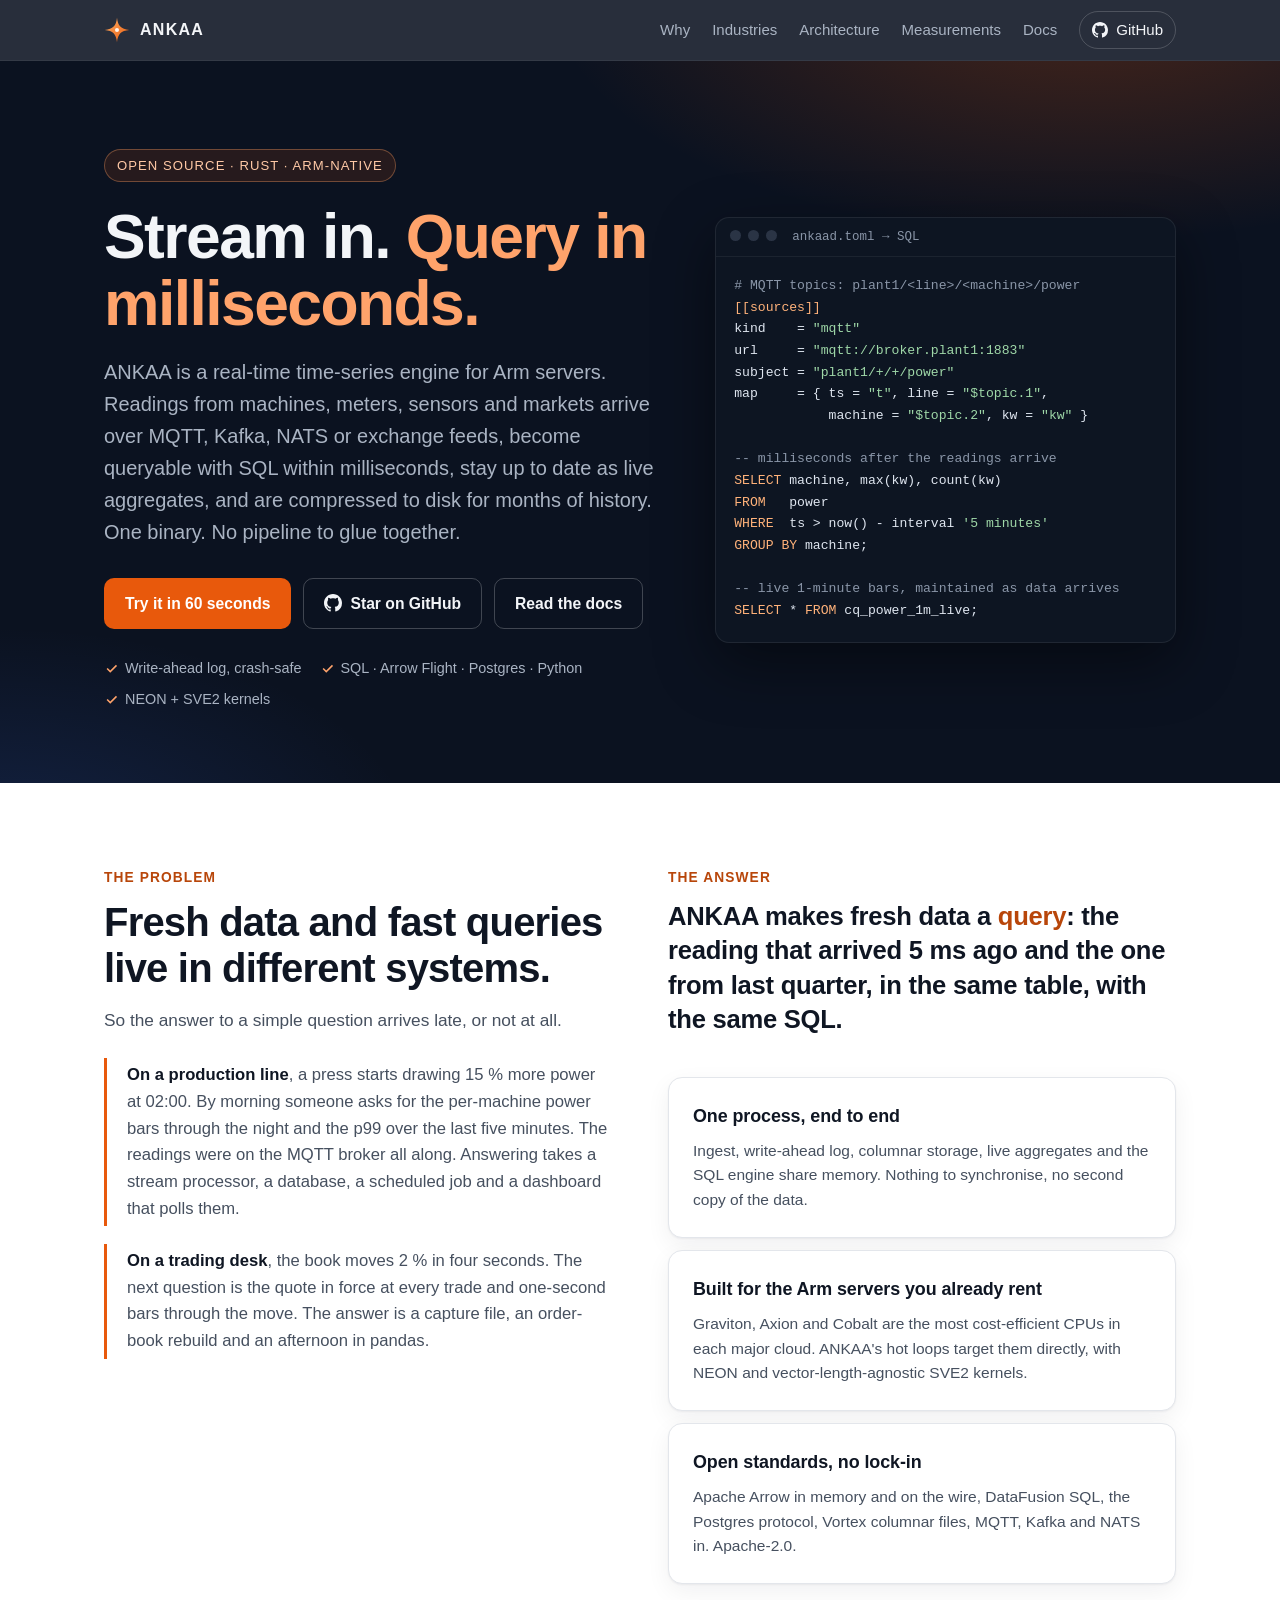
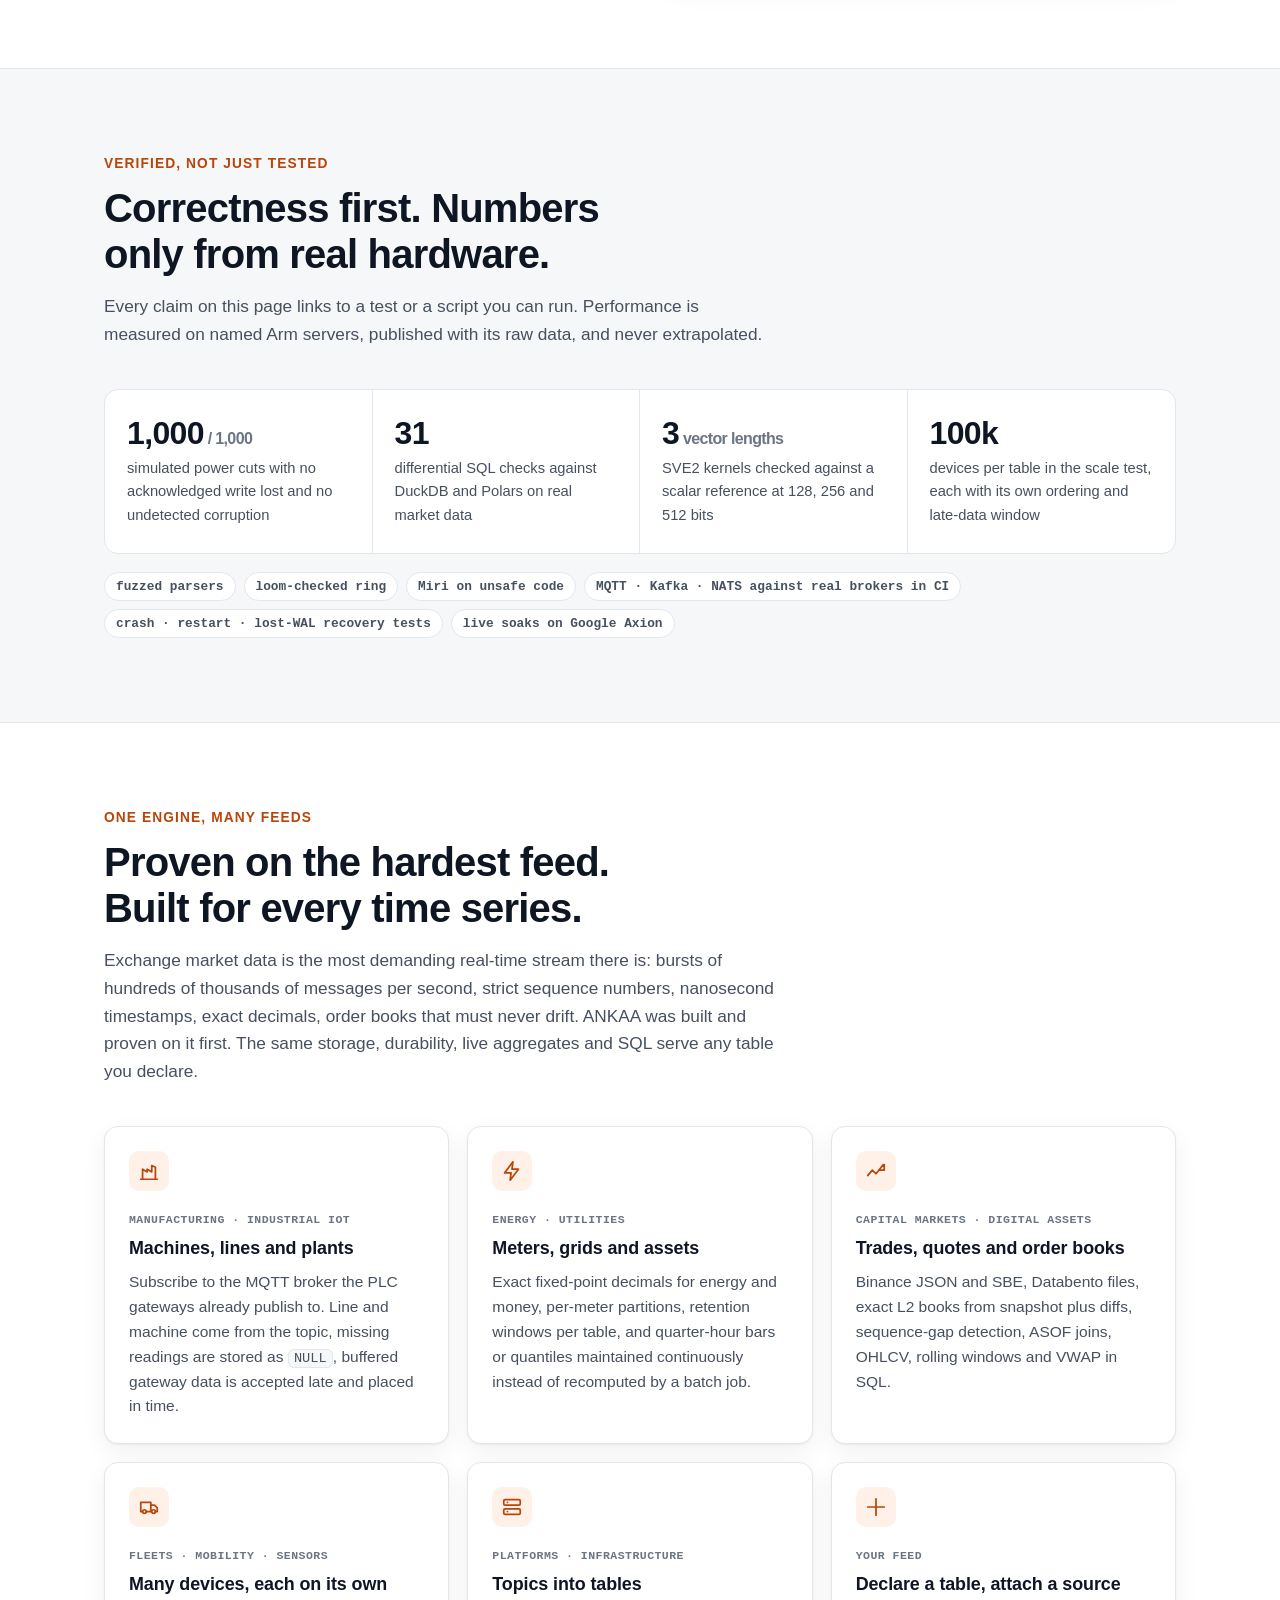
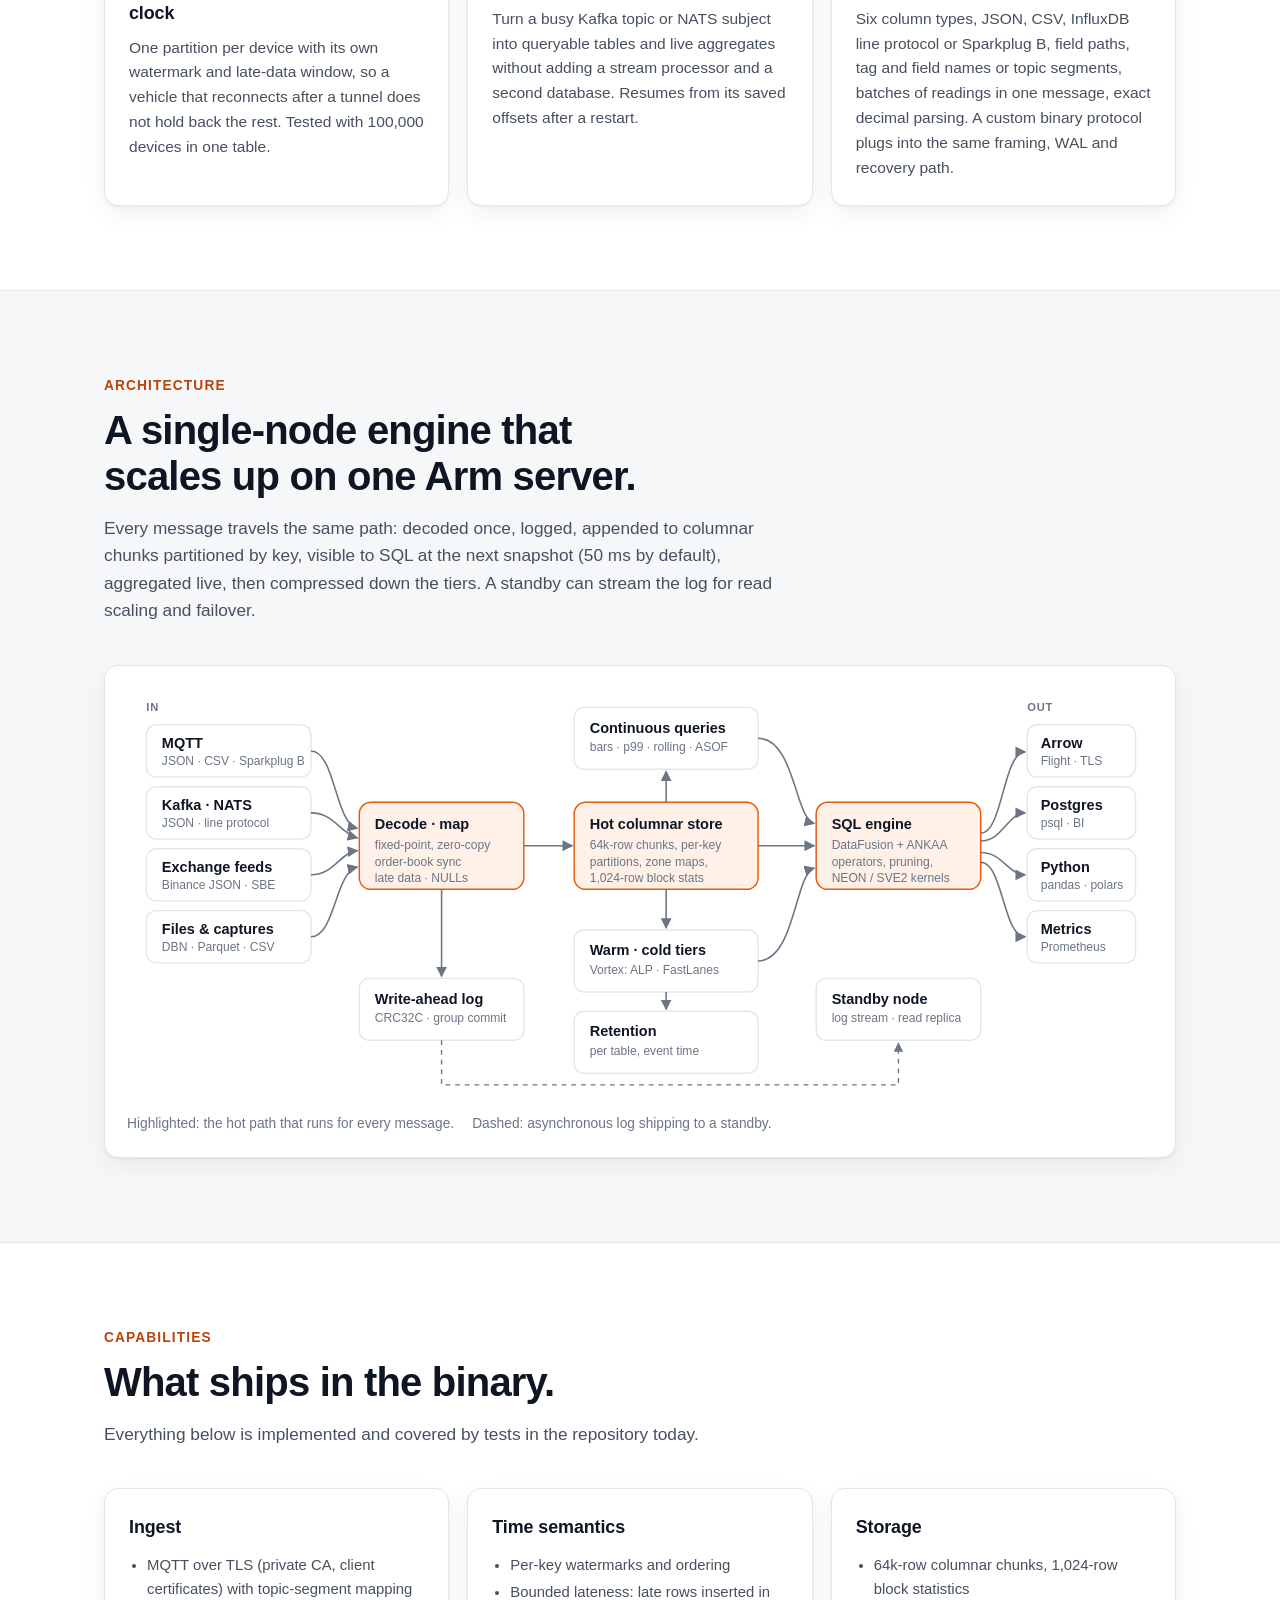
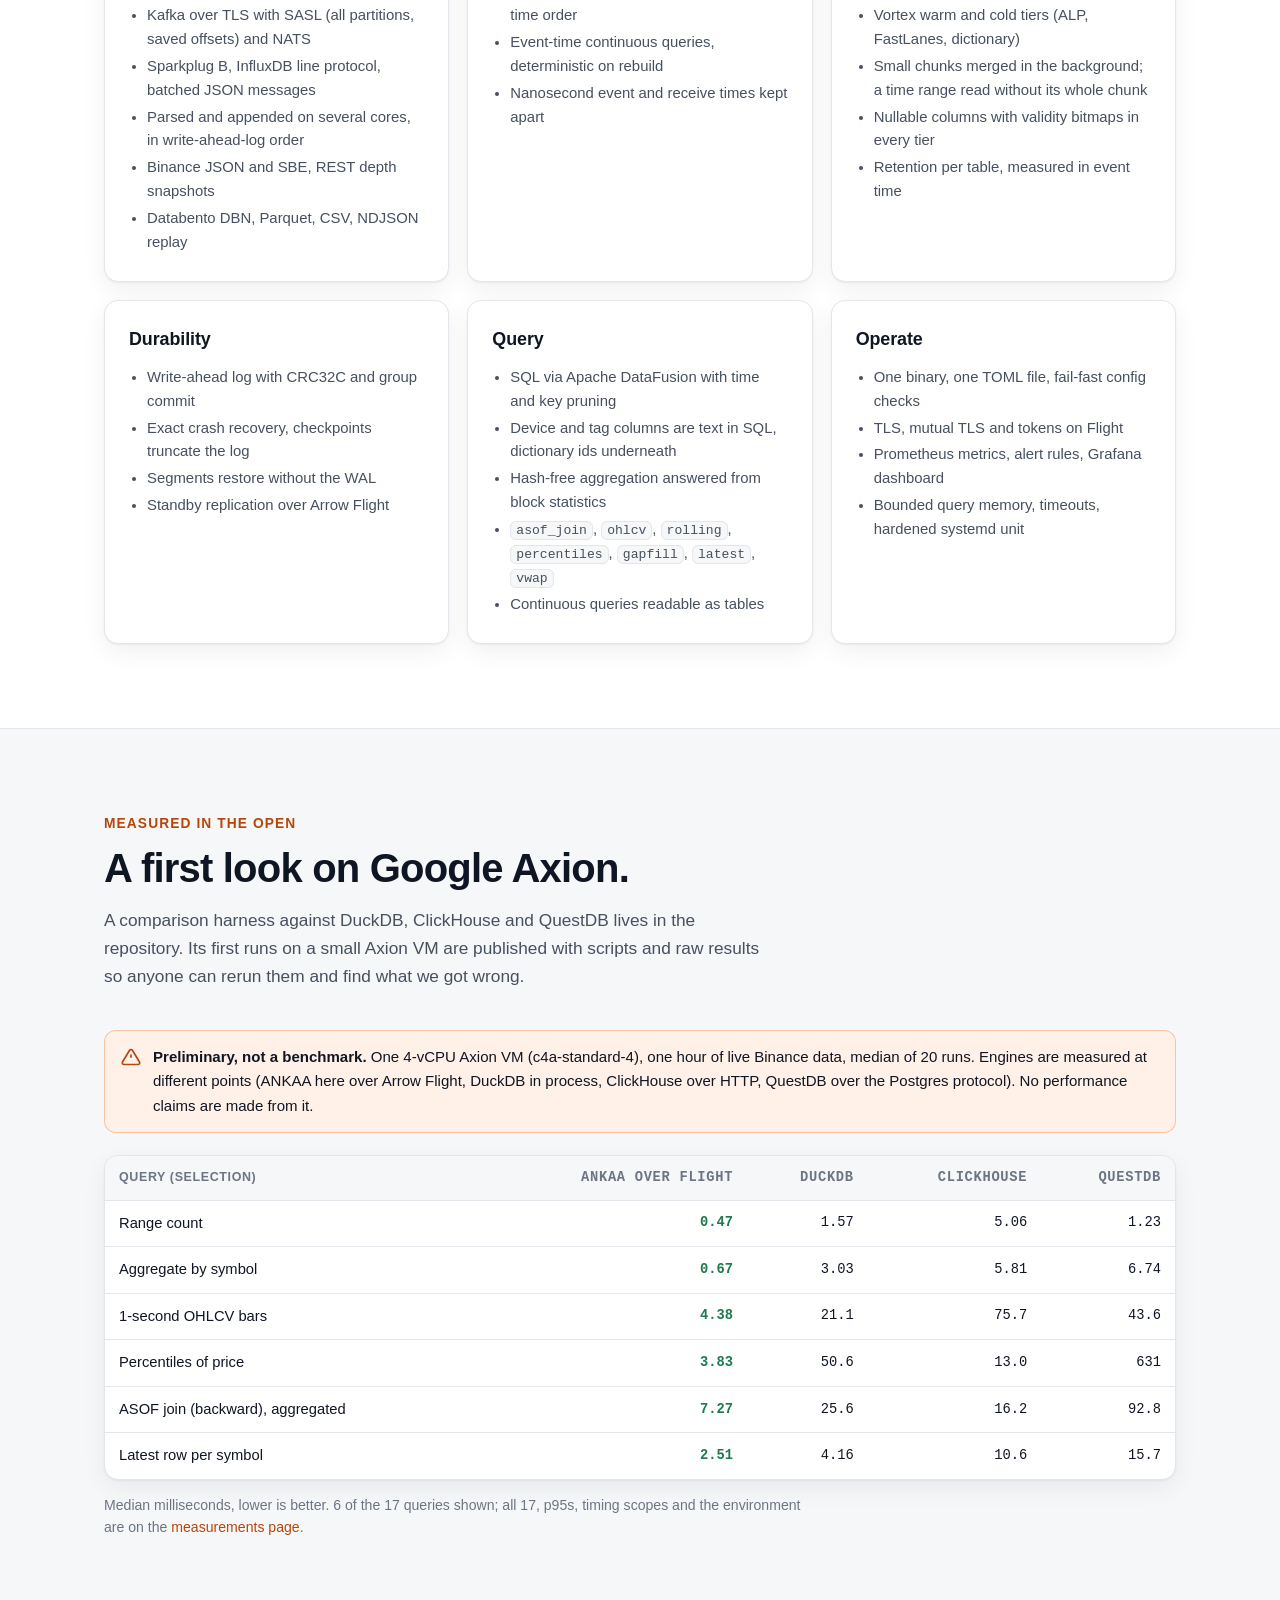
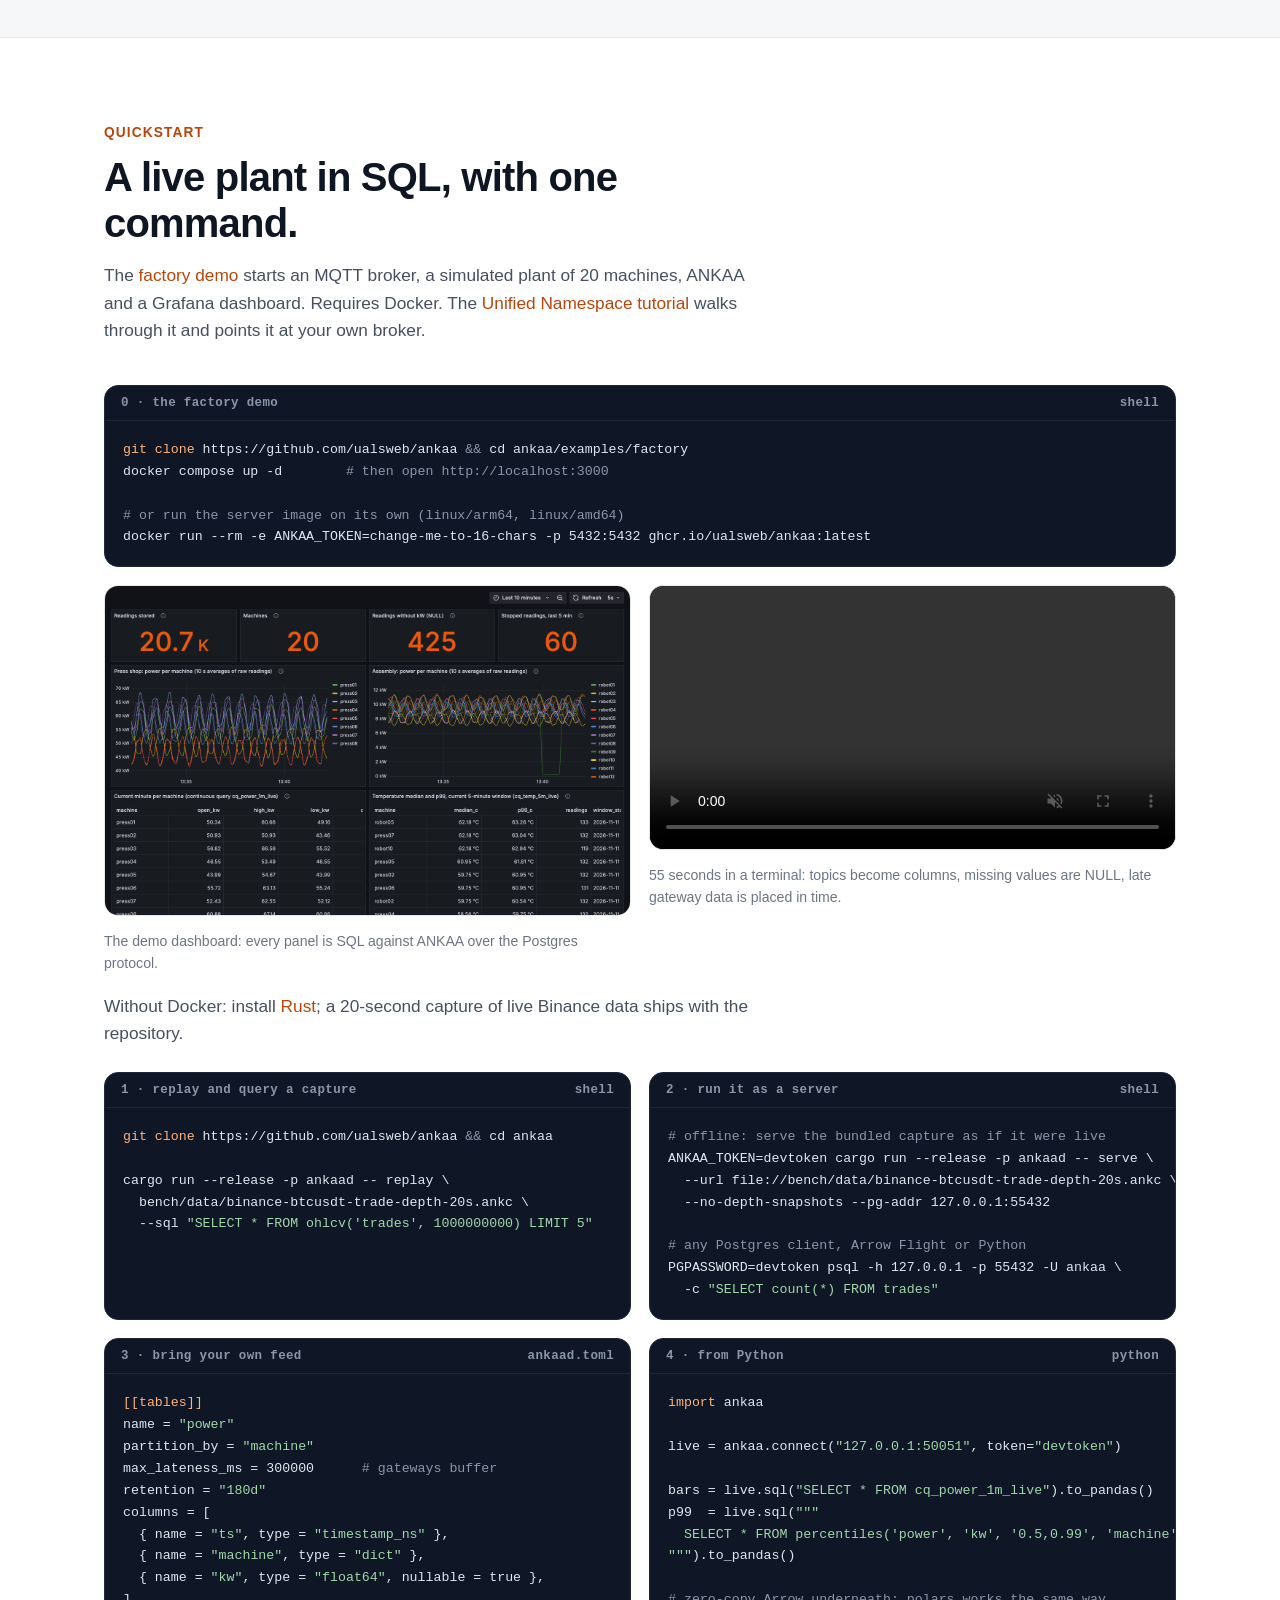
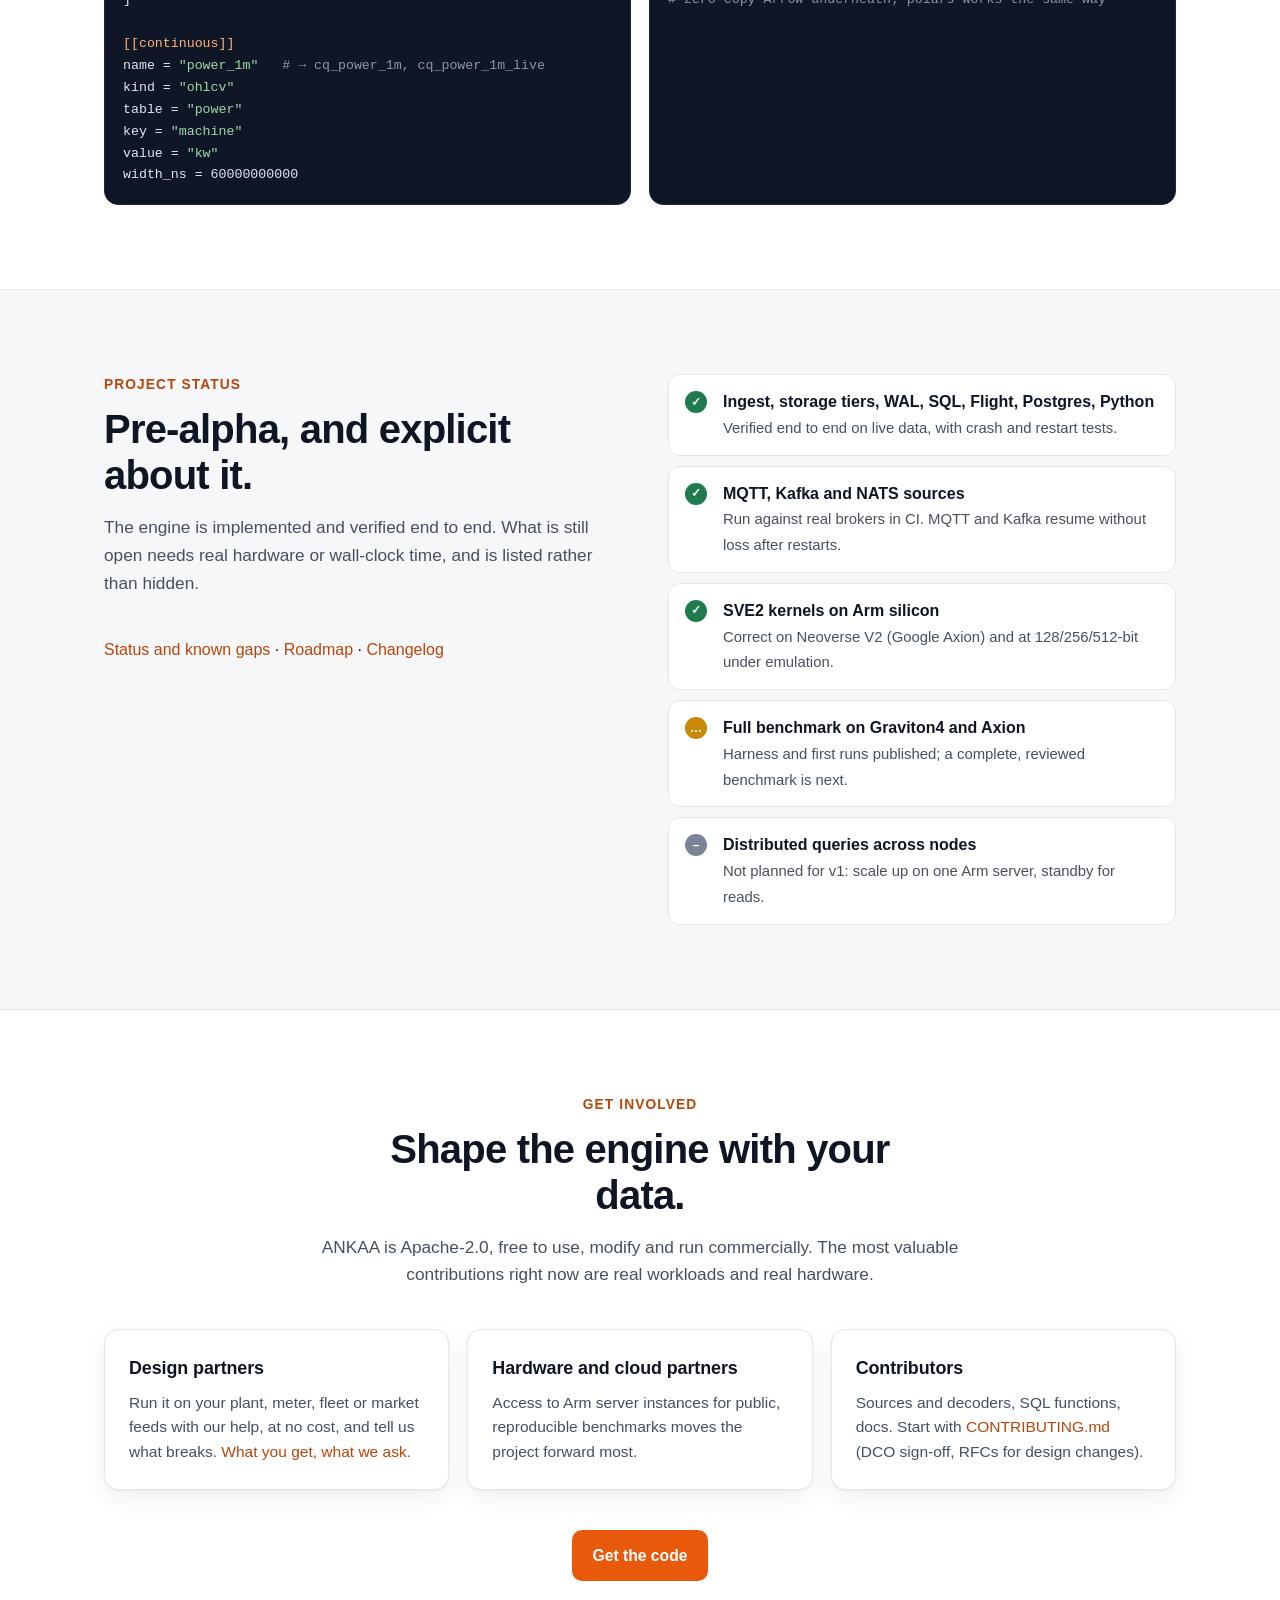
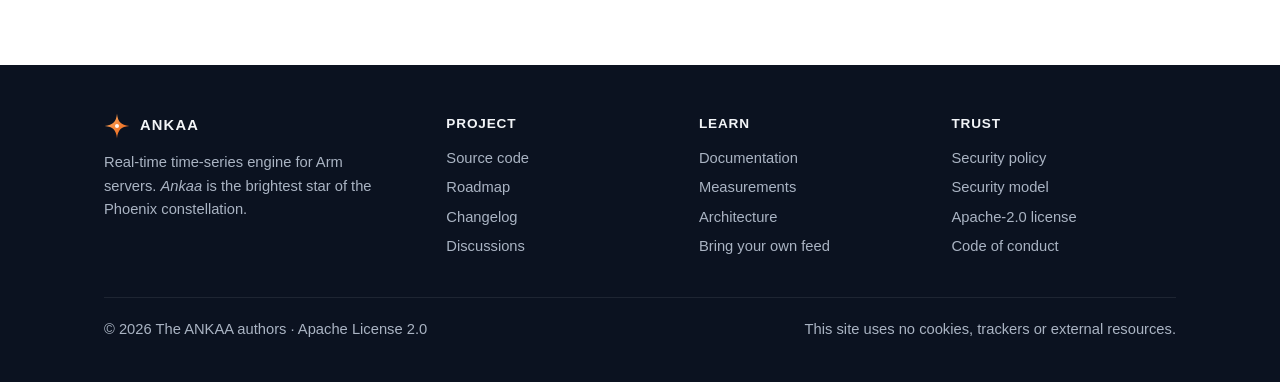
<file: site/index.html>
<!doctype html>
<html lang="en">
<head>
<meta charset="utf-8">
<meta name="viewport" content="width=device-width, initial-scale=1">
<title>ANKAA · Real-time time-series engine for Arm servers</title>
<meta name="description" content="ANKAA is an open-source, Arm-native real-time time-series engine in Rust. Stream telemetry, machine data and market feeds in from MQTT, Kafka and NATS; query them with SQL milliseconds later; keep live aggregates and compressed history in one binary.">
<meta name="theme-color" content="#0b1220">
<link rel="icon" href="favicon.svg" type="image/svg+xml">
<link rel="stylesheet" href="assets/style.css">
<meta property="og:type" content="website">
<meta property="og:title" content="ANKAA · Real-time time-series engine for Arm servers">
<meta property="og:description" content="Stream in, query in milliseconds. Ingest, durable storage, live aggregates and SQL in one Rust binary, built for Arm cloud CPUs. Apache-2.0.">
<meta property="og:image" content="https://ualsweb.github.io/ankaa/assets/og.png">
<meta property="og:url" content="https://ualsweb.github.io/ankaa/">
<meta name="twitter:card" content="summary_large_image">
</head>
<body>
<a class="skip" href="#main">Skip to content</a>

<header class="top">
  <div class="wrap">
    <a class="brand" href="./"><img src="assets/logo.svg" alt="" width="26" height="26">ANKAA</a>
    <nav class="nav" aria-label="Main">
      <a class="hide-s" href="#why">Why</a>
      <a class="hide-s" href="#industries">Industries</a>
      <a class="hide-s" href="#architecture">Architecture</a>
      <a href="benchmarks.html">Measurements</a>
      <a href="docs.html">Docs</a>
      <a class="gh" href="https://github.com/ualsweb/ankaa"><svg viewBox="0 0 16 16" aria-hidden="true"><path d="M8 0C3.58 0 0 3.58 0 8c0 3.54 2.29 6.53 5.47 7.59.4.07.55-.17.55-.38 0-.19-.01-.82-.01-1.49-2.01.37-2.53-.49-2.69-.94-.09-.23-.48-.94-.82-1.13-.28-.15-.68-.52-.01-.53.63-.01 1.08.58 1.23.82.72 1.21 1.87.87 2.33.66.07-.52.28-.87.51-1.07-1.78-.2-3.64-.89-3.64-3.95 0-.87.31-1.59.82-2.15-.08-.2-.36-1.02.08-2.12 0 0 .67-.21 2.2.82.64-.18 1.32-.27 2-.27.68 0 1.36.09 2 .27 1.53-1.04 2.2-.82 2.2-.82.44 1.1.16 1.92.08 2.12.51.56.82 1.27.82 2.15 0 3.07-1.87 3.75-3.65 3.95.29.25.54.73.54 1.48 0 1.07-.01 1.93-.01 2.2 0 .21.15.46.55.38A8.013 8.013 0 0016 8c0-4.42-3.58-8-8-8z"/></svg>GitHub</a>
    </nav>
  </div>
</header>

<main id="main">
<!-- ============================== HERO ============================== -->
<section class="hero">
  <div class="wrap hero-grid">
    <div>
      <span class="eyebrow">Open source · Rust · Arm-native</span>
      <h1>Stream in. <em>Query in milliseconds.</em></h1>
      <p class="lede">ANKAA is a real-time time-series engine for Arm servers. Readings from machines, meters, sensors and markets arrive over MQTT, Kafka, NATS or exchange feeds, become queryable with SQL within milliseconds, stay up to date as live aggregates, and are compressed to disk for months of history. One binary. No pipeline to glue together.</p>
      <div class="cta">
        <a class="btn primary" href="#quickstart">Try it in 60 seconds</a>
        <a class="btn ghost" href="https://github.com/ualsweb/ankaa"><svg viewBox="0 0 16 16" aria-hidden="true"><path d="M8 0C3.58 0 0 3.58 0 8c0 3.54 2.29 6.53 5.47 7.59.4.07.55-.17.55-.38 0-.19-.01-.82-.01-1.49-2.01.37-2.53-.49-2.69-.94-.09-.23-.48-.94-.82-1.13-.28-.15-.68-.52-.01-.53.63-.01 1.08.58 1.23.82.72 1.21 1.87.87 2.33.66.07-.52.28-.87.51-1.07-1.78-.2-3.64-.89-3.64-3.95 0-.87.31-1.59.82-2.15-.08-.2-.36-1.02.08-2.12 0 0 .67-.21 2.2.82.64-.18 1.32-.27 2-.27.68 0 1.36.09 2 .27 1.53-1.04 2.2-.82 2.2-.82.44 1.1.16 1.92.08 2.12.51.56.82 1.27.82 2.15 0 3.07-1.87 3.75-3.65 3.95.29.25.54.73.54 1.48 0 1.07-.01 1.93-.01 2.2 0 .21.15.46.55.38A8.013 8.013 0 0016 8c0-4.42-3.58-8-8-8z"/></svg>Star on GitHub</a>
        <a class="btn ghost" href="docs.html">Read the docs</a>
      </div>
      <div class="hero-meta">
        <span><svg viewBox="0 0 24 24"><path d="M5 12l5 5L20 7"/></svg>Write-ahead log, crash-safe</span>
        <span><svg viewBox="0 0 24 24"><path d="M5 12l5 5L20 7"/></svg>SQL · Arrow Flight · Postgres · Python</span>
        <span><svg viewBox="0 0 24 24"><path d="M5 12l5 5L20 7"/></svg>NEON + SVE2 kernels</span>
      </div>
    </div>
    <div class="term" aria-label="Example session">
      <div class="bar"><i></i><i></i><i></i><b>ankaad.toml → SQL</b></div>
<pre><span class="c-dim"># MQTT topics: plant1/&lt;line&gt;/&lt;machine&gt;/power</span>
<span class="c-key">[[sources]]</span>
kind    = <span class="c-str">"mqtt"</span>
url     = <span class="c-str">"mqtt://broker.plant1:1883"</span>
subject = <span class="c-str">"plant1/+/+/power"</span>
map     = { ts = <span class="c-str">"t"</span>, line = <span class="c-str">"$topic.1"</span>,
            machine = <span class="c-str">"$topic.2"</span>, kw = <span class="c-str">"kw"</span> }

<span class="c-dim">-- milliseconds after the readings arrive</span>
<span class="c-key">SELECT</span> machine, max(kw), count(kw)
<span class="c-key">FROM</span>   power
<span class="c-key">WHERE</span>  ts &gt; now() - interval <span class="c-str">'5 minutes'</span>
<span class="c-key">GROUP BY</span> machine;

<span class="c-dim">-- live 1-minute bars, maintained as data arrives</span>
<span class="c-key">SELECT</span> * <span class="c-key">FROM</span> cq_power_1m_live;</pre>
    </div>
  </div>
</section>

<!-- ============================== PROBLEM ============================== -->
<section id="why">
  <div class="wrap story">
    <div>
      <p class="kicker">The problem</p>
      <h2>Fresh data and fast queries live in different systems.</h2>
      <p class="sub" style="margin-bottom:24px">So the answer to a simple question arrives late, or not at all.</p>
      <p class="quote"><b>On a production line</b>, a press starts drawing 15 % more power at 02:00. By morning someone asks for the per-machine power bars through the night and the p99 over the last five minutes. The readings were on the MQTT broker all along. Answering takes a stream processor, a database, a scheduled job and a dashboard that polls them.</p>
      <p class="quote"><b>On a trading desk</b>, the book moves 2 % in four seconds. The next question is the quote in force at every trade and one-second bars through the move. The answer is a capture file, an order-book rebuild and an afternoon in pandas.</p>
    </div>
    <div>
      <p class="kicker">The answer</p>
      <p class="big-statement">ANKAA makes fresh data a <span>query</span>: the reading that arrived 5 ms ago and the one from last quarter, in the same table, with the same SQL.</p>
      <div class="grid mt-l" style="gap:12px">
        <div class="card"><h3>One process, end to end</h3><p>Ingest, write-ahead log, columnar storage, live aggregates and the SQL engine share memory. Nothing to synchronise, no second copy of the data.</p></div>
        <div class="card"><h3>Built for the Arm servers you already rent</h3><p>Graviton, Axion and Cobalt are the most cost-efficient CPUs in each major cloud. ANKAA's hot loops target them directly, with NEON and vector-length-agnostic SVE2 kernels.</p></div>
        <div class="card"><h3>Open standards, no lock-in</h3><p>Apache Arrow in memory and on the wire, DataFusion SQL, the Postgres protocol, Vortex columnar files, MQTT, Kafka and NATS in. Apache-2.0.</p></div>
      </div>
    </div>
  </div>
</section>

<!-- ============================== PROOF ============================== -->
<section class="soft" aria-label="Verification">
  <div class="wrap">
    <p class="kicker">Verified, not just tested</p>
    <h2>Correctness first. Numbers only from real hardware.</h2>
    <p class="sub">Every claim on this page links to a test or a script you can run. Performance is measured on named Arm servers, published with its raw data, and never extrapolated.</p>
    <div class="stats">
      <div class="stat"><div class="n">1,000<small> / 1,000</small></div><div class="l">simulated power cuts with no acknowledged write lost and no undetected corruption</div></div>
      <div class="stat"><div class="n">31</div><div class="l">differential SQL checks against DuckDB and Polars on real market data</div></div>
      <div class="stat"><div class="n">3<small> vector lengths</small></div><div class="l">SVE2 kernels checked against a scalar reference at 128, 256 and 512 bits</div></div>
      <div class="stat"><div class="n">100k</div><div class="l">devices per table in the scale test, each with its own ordering and late-data window</div></div>
    </div>
    <div class="pill-row">
      <span class="pill">fuzzed parsers</span><span class="pill">loom-checked ring</span><span class="pill">Miri on unsafe code</span>
      <span class="pill">MQTT · Kafka · NATS against real brokers in CI</span><span class="pill">crash · restart · lost-WAL recovery tests</span>
      <span class="pill">live soaks on Google Axion</span>
    </div>
  </div>
</section>

<!-- ============================== INDUSTRIES ============================== -->
<section id="industries">
  <div class="wrap">
    <p class="kicker">One engine, many feeds</p>
    <h2>Proven on the hardest feed. Built for every time series.</h2>
    <p class="sub">Exchange market data is the most demanding real-time stream there is: bursts of hundreds of thousands of messages per second, strict sequence numbers, nanosecond timestamps, exact decimals, order books that must never drift. ANKAA was built and proven on it first. The same storage, durability, live aggregates and SQL serve any table you declare.</p>
    <div class="grid g3">
      <div class="card">
        <div class="ico"><svg viewBox="0 0 24 24"><path d="M3 21h18M5 21V10l5 3V10l5 3V6l4 2v13"/></svg></div>
        <span class="tag">Manufacturing · Industrial IoT</span>
        <h3>Machines, lines and plants</h3>
        <p>Subscribe to the MQTT broker the PLC gateways already publish to. Line and machine come from the topic, missing readings are stored as <code>NULL</code>, buffered gateway data is accepted late and placed in time.</p>
      </div>
      <div class="card">
        <div class="ico"><svg viewBox="0 0 24 24"><path d="M13 2L4 14h7l-1 8 9-12h-7z"/></svg></div>
        <span class="tag">Energy · Utilities</span>
        <h3>Meters, grids and assets</h3>
        <p>Exact fixed-point decimals for energy and money, per-meter partitions, retention windows per table, and quarter-hour bars or quantiles maintained continuously instead of recomputed by a batch job.</p>
      </div>
      <div class="card">
        <div class="ico"><svg viewBox="0 0 24 24"><path d="M3 17l5-6 4 4 8-10M21 5v6h-6"/></svg></div>
        <span class="tag">Capital markets · Digital assets</span>
        <h3>Trades, quotes and order books</h3>
        <p>Binance JSON and SBE, Databento files, exact L2 books from snapshot plus diffs, sequence-gap detection, ASOF joins, OHLCV, rolling windows and VWAP in SQL.</p>
      </div>
      <div class="card">
        <div class="ico"><svg viewBox="0 0 24 24"><circle cx="7" cy="17" r="2"/><circle cx="17" cy="17" r="2"/><path d="M5 17H3V7h11v10H9M14 10h4l3 3v4h-2"/></svg></div>
        <span class="tag">Fleets · Mobility · Sensors</span>
        <h3>Many devices, each on its own clock</h3>
        <p>One partition per device with its own watermark and late-data window, so a vehicle that reconnects after a tunnel does not hold back the rest. Tested with 100,000 devices in one table.</p>
      </div>
      <div class="card">
        <div class="ico"><svg viewBox="0 0 24 24"><rect x="3" y="4" width="18" height="6" rx="1.5"/><rect x="3" y="14" width="18" height="6" rx="1.5"/><path d="M7 7h.01M7 17h.01"/></svg></div>
        <span class="tag">Platforms · Infrastructure</span>
        <h3>Topics into tables</h3>
        <p>Turn a busy Kafka topic or NATS subject into queryable tables and live aggregates without adding a stream processor and a second database. Resumes from its saved offsets after a restart.</p>
      </div>
      <div class="card">
        <div class="ico"><svg viewBox="0 0 24 24"><path d="M12 3v18M3 12h18"/></svg></div>
        <span class="tag">Your feed</span>
        <h3>Declare a table, attach a source</h3>
        <p>Six column types, JSON, CSV, InfluxDB line protocol or Sparkplug B, field paths, tag and field names or topic segments, batches of readings in one message, exact decimal parsing. A custom binary protocol plugs into the same framing, WAL and recovery path.</p>
      </div>
    </div>
  </div>
</section>

<!-- ============================== ARCHITECTURE ============================== -->
<section id="architecture" class="soft">
  <div class="wrap">
    <p class="kicker">Architecture</p>
    <h2>A single-node engine that scales up on one Arm server.</h2>
    <p class="sub">Every message travels the same path: decoded once, logged, appended to columnar chunks partitioned by key, visible to SQL at the next snapshot (50 ms by default), aggregated live, then compressed down the tiers. A standby can stream the log for read scaling and failover.</p>
    <div class="arch">
      <svg viewBox="0 0 1060 424" role="img" aria-labelledby="arch-t arch-d">
        <title id="arch-t">ANKAA data flow</title>
        <desc id="arch-d">Sources feed a decoder and mapper, which writes to the write-ahead log and to the hot columnar store. The hot store feeds continuous queries and the warm and cold tiers. The SQL engine reads all three and serves Arrow Flight, Postgres wire, Python and Prometheus.</desc>
        <defs>
          <marker id="ah" viewBox="0 0 10 10" refX="9" refY="5" markerWidth="7" markerHeight="7" orient="auto-start-reverse"><path d="M0 0L10 5L0 10z" fill="var(--ink-faint)"/></marker>
        </defs>
        <style>
          .bx { fill: var(--bg-card); stroke: var(--line); stroke-width: 1.5; }
          .hl { fill: var(--accent-soft); stroke: var(--accent); stroke-width: 1.5; }
          .t1 { fill: var(--ink); font-size: 15px; font-weight: 650; }
          .t2 { fill: var(--ink-faint); font-size: 12.5px; }
          .ln { stroke: var(--ink-faint); stroke-width: 1.6; fill: none; marker-end: url(#ah); }
          .dl { stroke: var(--ink-faint); stroke-width: 1.4; fill: none; stroke-dasharray: 5 5; marker-end: url(#ah); }
          .grp { fill: none; stroke: var(--line); stroke-width: 1.2; stroke-dasharray: 3 4; }
          .gl { fill: var(--ink-faint); font-size: 11.5px; letter-spacing: .08em; text-transform: uppercase; font-weight: 600; }
        </style>
        <!-- sources -->
        <text class="gl" x="20" y="24">IN</text>
        <rect class="bx" x="20" y="38" width="170" height="54" rx="10"/><text class="t1" x="36" y="62">MQTT</text><text class="t2" x="36" y="80">JSON · CSV · Sparkplug B</text>
        <rect class="bx" x="20" y="102" width="170" height="54" rx="10"/><text class="t1" x="36" y="126">Kafka · NATS</text><text class="t2" x="36" y="144">JSON · line protocol</text>
        <rect class="bx" x="20" y="166" width="170" height="54" rx="10"/><text class="t1" x="36" y="190">Exchange feeds</text><text class="t2" x="36" y="208">Binance JSON · SBE</text>
        <rect class="bx" x="20" y="230" width="170" height="54" rx="10"/><text class="t1" x="36" y="254">Files &amp; captures</text><text class="t2" x="36" y="272">DBN · Parquet · CSV</text>
        <!-- decode -->
        <rect class="hl" x="240" y="118" width="170" height="90" rx="12"/>
        <text class="t1" x="256" y="146">Decode · map</text><text class="t2" x="256" y="166">fixed-point, zero-copy</text><text class="t2" x="256" y="184">order-book sync</text><text class="t2" x="256" y="200">late data · NULLs</text>
        <path class="ln" d="M190 65 C215 65 215 140 238 145"/><path class="ln" d="M190 129 C214 129 220 150 238 155"/>
        <path class="ln" d="M190 193 C214 193 220 170 238 168"/><path class="ln" d="M190 257 C215 257 215 190 238 185"/>
        <!-- wal -->
        <rect class="bx" x="240" y="300" width="170" height="64" rx="10"/><text class="t1" x="256" y="326">Write-ahead log</text><text class="t2" x="256" y="345">CRC32C · group commit</text>
        <path class="ln" d="M325 208 L325 298"/>
        <!-- hot -->
        <rect class="hl" x="462" y="118" width="190" height="90" rx="12"/>
        <text class="t1" x="478" y="146">Hot columnar store</text><text class="t2" x="478" y="166">64k-row chunks, per-key</text><text class="t2" x="478" y="184">partitions, zone maps,</text><text class="t2" x="478" y="200">1,024-row block stats</text>
        <path class="ln" d="M410 163 L460 163"/>
        <!-- cq -->
        <rect class="bx" x="462" y="20" width="190" height="64" rx="10"/><text class="t1" x="478" y="46">Continuous queries</text><text class="t2" x="478" y="65">bars · p99 · rolling · ASOF</text>
        <path class="ln" d="M557 118 L557 86"/>
        <!-- tiers -->
        <rect class="bx" x="462" y="250" width="190" height="64" rx="10"/><text class="t1" x="478" y="276">Warm · cold tiers</text><text class="t2" x="478" y="295">Vortex: ALP · FastLanes</text>
        <rect class="bx" x="462" y="334" width="190" height="64" rx="10"/><text class="t1" x="478" y="360">Retention</text><text class="t2" x="478" y="379">per table, event time</text>
        <path class="ln" d="M557 208 L557 248"/><path class="ln" d="M557 314 L557 332"/>
        <!-- sql -->
        <rect class="hl" x="712" y="118" width="170" height="90" rx="12"/>
        <text class="t1" x="728" y="146">SQL engine</text><text class="t2" x="728" y="166">DataFusion + ANKAA</text><text class="t2" x="728" y="184">operators, pruning,</text><text class="t2" x="728" y="200">NEON / SVE2 kernels</text>
        <path class="ln" d="M652 163 L710 163"/><path class="ln" d="M652 52 C690 52 690 135 710 140"/><path class="ln" d="M652 282 C690 282 690 192 710 186"/>
        <!-- outputs -->
        <text class="gl" x="930" y="24">OUT</text>
        <rect class="bx" x="930" y="38" width="112" height="54" rx="10"/><text class="t1" x="944" y="62">Arrow</text><text class="t2" x="944" y="80">Flight · TLS</text>
        <rect class="bx" x="930" y="102" width="112" height="54" rx="10"/><text class="t1" x="944" y="126">Postgres</text><text class="t2" x="944" y="144">psql · BI</text>
        <rect class="bx" x="930" y="166" width="112" height="54" rx="10"/><text class="t1" x="944" y="190">Python</text><text class="t2" x="944" y="208">pandas · polars</text>
        <rect class="bx" x="930" y="230" width="112" height="54" rx="10"/><text class="t1" x="944" y="254">Metrics</text><text class="t2" x="944" y="272">Prometheus</text>
        <path class="ln" d="M882 150 C905 150 905 66 928 66"/><path class="ln" d="M882 158 C905 158 910 129 928 129"/>
        <path class="ln" d="M882 170 C905 170 910 193 928 193"/><path class="ln" d="M882 180 C905 180 905 257 928 257"/>
        <!-- standby -->
        <rect class="bx" x="712" y="300" width="170" height="64" rx="10"/><text class="t1" x="728" y="326">Standby node</text><text class="t2" x="728" y="345">log stream · read replica</text>
        <path class="dl" d="M325 364 L325 410 L797 410 L797 367"/>
      </svg>
      <div class="legend"><span>Highlighted: the hot path that runs for every message.</span><span>Dashed: asynchronous log shipping to a standby.</span></div>
    </div>
  </div>
</section>

<!-- ============================== CAPABILITIES ============================== -->
<section id="capabilities">
  <div class="wrap">
    <p class="kicker">Capabilities</p>
    <h2>What ships in the binary.</h2>
    <p class="sub">Everything below is implemented and covered by tests in the repository today.</p>
    <div class="grid g3">
      <div class="card"><h3>Ingest</h3><ul><li>MQTT over TLS (private CA, client certificates) with topic-segment mapping</li><li>Kafka over TLS with SASL (all partitions, saved offsets) and NATS</li><li>Sparkplug B, InfluxDB line protocol, batched JSON messages</li><li>Parsed and appended on several cores, in write-ahead-log order</li><li>Binance JSON and SBE, REST depth snapshots</li><li>Databento DBN, Parquet, CSV, NDJSON replay</li></ul></div>
      <div class="card"><h3>Time semantics</h3><ul><li>Per-key watermarks and ordering</li><li>Bounded lateness: late rows inserted in time order</li><li>Event-time continuous queries, deterministic on rebuild</li><li>Nanosecond event and receive times kept apart</li></ul></div>
      <div class="card"><h3>Storage</h3><ul><li>64k-row columnar chunks, 1,024-row block statistics</li><li>Vortex warm and cold tiers (ALP, FastLanes, dictionary)</li><li>Small chunks merged in the background; a time range read without its whole chunk</li><li>Nullable columns with validity bitmaps in every tier</li><li>Retention per table, measured in event time</li></ul></div>
      <div class="card"><h3>Durability</h3><ul><li>Write-ahead log with CRC32C and group commit</li><li>Exact crash recovery, checkpoints truncate the log</li><li>Segments restore without the WAL</li><li>Standby replication over Arrow Flight</li></ul></div>
      <div class="card"><h3>Query</h3><ul><li>SQL via Apache DataFusion with time and key pruning</li><li>Device and tag columns are text in SQL, dictionary ids underneath</li><li>Hash-free aggregation answered from block statistics</li><li><code>asof_join</code>, <code>ohlcv</code>, <code>rolling</code>, <code>percentiles</code>, <code>gapfill</code>, <code>latest</code>, <code>vwap</code></li><li>Continuous queries readable as tables</li></ul></div>
      <div class="card"><h3>Operate</h3><ul><li>One binary, one TOML file, fail-fast config checks</li><li>TLS, mutual TLS and tokens on Flight</li><li>Prometheus metrics, alert rules, Grafana dashboard</li><li>Bounded query memory, timeouts, hardened systemd unit</li></ul></div>
    </div>
  </div>
</section>

<!-- ============================== MEASURED ============================== -->
<section class="soft" id="measured">
  <div class="wrap">
    <p class="kicker">Measured in the open</p>
    <h2>A first look on Google Axion.</h2>
    <p class="sub">A comparison harness against DuckDB, ClickHouse and QuestDB lives in the repository. Its first runs on a small Axion VM are published with scripts and raw results so anyone can rerun them and find what we got wrong.</p>
    <div class="caveat"><svg viewBox="0 0 24 24"><path d="M12 9v4M12 17h.01M10.3 3.9L1.8 18a2 2 0 001.7 3h17a2 2 0 001.7-3L13.7 3.9a2 2 0 00-3.4 0z"/></svg><div><b>Preliminary, not a benchmark.</b> One 4-vCPU Axion VM (c4a-standard-4), one hour of live Binance data, median of 20 runs. Engines are measured at different points (ANKAA here over Arrow Flight, DuckDB in process, ClickHouse over HTTP, QuestDB over the Postgres protocol). No performance claims are made from it.</div></div>
    <div class="tbl-wrap">
      <table>
        <thead><tr><th>Query (selection)</th><th class="num">ANKAA over Flight</th><th class="num">DuckDB</th><th class="num">ClickHouse</th><th class="num">QuestDB</th></tr></thead>
        <tbody>
          <tr><td>Range count</td><td class="num best">0.47</td><td class="num">1.57</td><td class="num">5.06</td><td class="num">1.23</td></tr>
          <tr><td>Aggregate by symbol</td><td class="num best">0.67</td><td class="num">3.03</td><td class="num">5.81</td><td class="num">6.74</td></tr>
          <tr><td>1-second OHLCV bars</td><td class="num best">4.38</td><td class="num">21.1</td><td class="num">75.7</td><td class="num">43.6</td></tr>
          <tr><td>Percentiles of price</td><td class="num best">3.83</td><td class="num">50.6</td><td class="num">13.0</td><td class="num">631</td></tr>
          <tr><td>ASOF join (backward), aggregated</td><td class="num best">7.27</td><td class="num">25.6</td><td class="num">16.2</td><td class="num">92.8</td></tr>
          <tr><td>Latest row per symbol</td><td class="num best">2.51</td><td class="num">4.16</td><td class="num">10.6</td><td class="num">15.7</td></tr>
        </tbody>
      </table>
    </div>
    <p class="note">Median milliseconds, lower is better. 6 of the 17 queries shown; all 17, p95s, timing scopes and the environment are on the <a href="benchmarks.html">measurements page</a>.</p>
  </div>
</section>

<!-- ============================== QUICKSTART ============================== -->
<section id="quickstart">
  <div class="wrap">
    <p class="kicker">Quickstart</p>
    <h2>A live plant in SQL, with one command.</h2>
    <p class="sub">The <a href="https://github.com/ualsweb/ankaa/tree/main/examples/factory">factory demo</a> starts an MQTT broker, a simulated plant of 20 machines, ANKAA and a Grafana dashboard. Requires Docker. The <a href="https://github.com/ualsweb/ankaa/blob/main/docs/tutorials/uns-historian.md">Unified Namespace tutorial</a> walks through it and points it at your own broker.</p>
    <div class="code-card" style="margin-bottom:18px">
      <header><span>0 · the factory demo</span><span>shell</span></header>
<pre><span class="c-key">git clone</span> https://github.com/ualsweb/ankaa <span class="c-dim">&amp;&amp;</span> cd ankaa/examples/factory
docker compose up -d        <span class="c-dim"># then open http://localhost:3000</span>

<span class="c-dim"># or run the server image on its own (linux/arm64, linux/amd64)</span>
docker run --rm -e ANKAA_TOKEN=change-me-to-16-chars -p 5432:5432 ghcr.io/ualsweb/ankaa:latest</pre>
    </div>
    <div class="grid g2" style="margin-bottom:18px">
      <figure style="margin:0"><img src="assets/factory-dashboard.png" alt="Grafana dashboard of the factory demo: readings, missing values, power per machine, live bars and temperature quantiles read from ANKAA over the Postgres protocol" loading="lazy" style="border-radius:var(--radius);border:1px solid var(--line);display:block"><figcaption class="note">The demo dashboard: every panel is SQL against ANKAA over the Postgres protocol.</figcaption></figure>
      <figure style="margin:0"><video src="assets/factory-demo.mp4" controls muted loop playsinline preload="metadata" style="width:100%;border-radius:var(--radius);border:1px solid var(--line);display:block;background:#282a36" aria-label="Terminal recording of the factory demo"></video><figcaption class="note">55 seconds in a terminal: topics become columns, missing values are NULL, late gateway data is placed in time.</figcaption></figure>
    </div>
    <p class="sub" style="margin-bottom:24px">Without Docker: install <a href="https://rustup.rs">Rust</a>; a 20-second capture of live Binance data ships with the repository.</p>
    <div class="grid g2">
      <div class="code-card">
        <header><span>1 · replay and query a capture</span><span>shell</span></header>
<pre><span class="c-key">git clone</span> https://github.com/ualsweb/ankaa <span class="c-dim">&amp;&amp;</span> cd ankaa

cargo run --release -p ankaad -- replay \
  bench/data/binance-btcusdt-trade-depth-20s.ankc \
  --sql <span class="c-str">"SELECT * FROM ohlcv('trades', 1000000000) LIMIT 5"</span></pre>
      </div>
      <div class="code-card">
        <header><span>2 · run it as a server</span><span>shell</span></header>
<pre><span class="c-dim"># offline: serve the bundled capture as if it were live</span>
ANKAA_TOKEN=devtoken cargo run --release -p ankaad -- serve \
  --url file://bench/data/binance-btcusdt-trade-depth-20s.ankc \
  --no-depth-snapshots --pg-addr 127.0.0.1:55432

<span class="c-dim"># any Postgres client, Arrow Flight or Python</span>
PGPASSWORD=devtoken psql -h 127.0.0.1 -p 55432 -U ankaa \
  -c <span class="c-str">"SELECT count(*) FROM trades"</span></pre>
      </div>
      <div class="code-card">
        <header><span>3 · bring your own feed</span><span>ankaad.toml</span></header>
<pre><span class="c-key">[[tables]]</span>
name = <span class="c-str">"power"</span>
partition_by = <span class="c-str">"machine"</span>
max_lateness_ms = 300000      <span class="c-dim"># gateways buffer</span>
retention = <span class="c-str">"180d"</span>
columns = [
  { name = <span class="c-str">"ts"</span>, type = <span class="c-str">"timestamp_ns"</span> },
  { name = <span class="c-str">"machine"</span>, type = <span class="c-str">"dict"</span> },
  { name = <span class="c-str">"kw"</span>, type = <span class="c-str">"float64"</span>, nullable = true },
]

<span class="c-key">[[continuous]]</span>
name = <span class="c-str">"power_1m"</span>   <span class="c-dim"># → cq_power_1m, cq_power_1m_live</span>
kind = <span class="c-str">"ohlcv"</span>
table = <span class="c-str">"power"</span>
key = <span class="c-str">"machine"</span>
value = <span class="c-str">"kw"</span>
width_ns = 60000000000</pre>
      </div>
      <div class="code-card">
        <header><span>4 · from Python</span><span>python</span></header>
<pre><span class="c-key">import</span> ankaa

live = ankaa.connect(<span class="c-str">"127.0.0.1:50051"</span>, token=<span class="c-str">"devtoken"</span>)

bars = live.sql(<span class="c-str">"SELECT * FROM cq_power_1m_live"</span>).to_pandas()
p99  = live.sql(<span class="c-str">"""
  SELECT * FROM percentiles('power', 'kw', '0.5,0.99', 'machine')
"""</span>).to_pandas()

<span class="c-dim"># zero-copy Arrow underneath; polars works the same way</span></pre>
      </div>
    </div>
  </div>
</section>

<!-- ============================== STATUS ============================== -->
<section class="soft" id="status">
  <div class="wrap story">
    <div>
      <p class="kicker">Project status</p>
      <h2>Pre-alpha, and explicit about it.</h2>
      <p class="sub">The engine is implemented and verified end to end. What is still open needs real hardware or wall-clock time, and is listed rather than hidden.</p>
      <p><a href="https://github.com/ualsweb/ankaa/blob/main/docs/STATUS.md">Status and known gaps</a> · <a href="https://github.com/ualsweb/ankaa/blob/main/docs/ROADMAP.md">Roadmap</a> · <a href="https://github.com/ualsweb/ankaa/blob/main/CHANGELOG.md">Changelog</a></p>
    </div>
    <div class="status-list">
      <div class="status-row"><div class="dot ok">✓</div><div><b>Ingest, storage tiers, WAL, SQL, Flight, Postgres, Python</b><span>Verified end to end on live data, with crash and restart tests.</span></div></div>
      <div class="status-row"><div class="dot ok">✓</div><div><b>MQTT, Kafka and NATS sources</b><span>Run against real brokers in CI. MQTT and Kafka resume without loss after restarts.</span></div></div>
      <div class="status-row"><div class="dot ok">✓</div><div><b>SVE2 kernels on Arm silicon</b><span>Correct on Neoverse V2 (Google Axion) and at 128/256/512-bit under emulation.</span></div></div>
      <div class="status-row"><div class="dot wip">…</div><div><b>Full benchmark on Graviton4 and Axion</b><span>Harness and first runs published; a complete, reviewed benchmark is next.</span></div></div>
      <div class="status-row"><div class="dot no">–</div><div><b>Distributed queries across nodes</b><span>Not planned for v1: scale up on one Arm server, standby for reads.</span></div></div>
    </div>
  </div>
</section>

<!-- ============================== GET INVOLVED ============================== -->
<section id="involved">
  <div class="wrap center">
    <p class="kicker">Get involved</p>
    <h2>Shape the engine with your data.</h2>
    <p class="sub">ANKAA is Apache-2.0, free to use, modify and run commercially. The most valuable contributions right now are real workloads and real hardware.</p>
    <div class="grid g3" style="text-align:left">
      <div class="card"><h3>Design partners</h3><p>Run it on your plant, meter, fleet or market feeds with our help, at no cost, and tell us what breaks. <a href="https://github.com/ualsweb/ankaa/blob/main/docs/design-partners.md">What you get, what we ask</a>.</p></div>
      <div class="card"><h3>Hardware and cloud partners</h3><p>Access to Arm server instances for public, reproducible benchmarks moves the project forward most.</p></div>
      <div class="card"><h3>Contributors</h3><p>Sources and decoders, SQL functions, docs. Start with <a href="https://github.com/ualsweb/ankaa/blob/main/CONTRIBUTING.md">CONTRIBUTING.md</a> (DCO sign-off, RFCs for design changes).</p></div>
    </div>
    <div class="cta mt-l" style="justify-content:center">
      <a class="btn primary" href="https://github.com/ualsweb/ankaa">Get the code</a>
    </div>
  </div>
</section>
</main>

<footer>
  <div class="wrap">
    <div class="cols">
      <div>
        <a class="brand" href="./"><img src="assets/logo.svg" alt="" width="26" height="26">ANKAA</a>
        <p style="margin-top:12px;max-width:34ch">Real-time time-series engine for Arm servers. <i>Ankaa</i> is the brightest star of the Phoenix constellation.</p>
      </div>
      <div><h4>Project</h4><ul><li><a href="https://github.com/ualsweb/ankaa">Source code</a></li><li><a href="https://github.com/ualsweb/ankaa/blob/main/docs/ROADMAP.md">Roadmap</a></li><li><a href="https://github.com/ualsweb/ankaa/blob/main/CHANGELOG.md">Changelog</a></li><li><a href="https://github.com/ualsweb/ankaa/discussions">Discussions</a></li></ul></div>
      <div><h4>Learn</h4><ul><li><a href="docs.html">Documentation</a></li><li><a href="benchmarks.html">Measurements</a></li><li><a href="https://github.com/ualsweb/ankaa/blob/main/docs/architecture.md">Architecture</a></li><li><a href="https://github.com/ualsweb/ankaa/blob/main/docs/generic-ingest.md">Bring your own feed</a></li></ul></div>
      <div><h4>Trust</h4><ul><li><a href="https://github.com/ualsweb/ankaa/blob/main/SECURITY.md">Security policy</a></li><li><a href="https://github.com/ualsweb/ankaa/blob/main/docs/security.md">Security model</a></li><li><a href="https://github.com/ualsweb/ankaa/blob/main/LICENSE">Apache-2.0 license</a></li><li><a href="https://github.com/ualsweb/ankaa/blob/main/CODE_OF_CONDUCT.md">Code of conduct</a></li></ul></div>
    </div>
    <div class="fine"><span>© 2026 The ANKAA authors · Apache License 2.0</span><span>This site uses no cookies, trackers or external resources.</span></div>
  </div>
</footer>
</body>
</html>
</file>
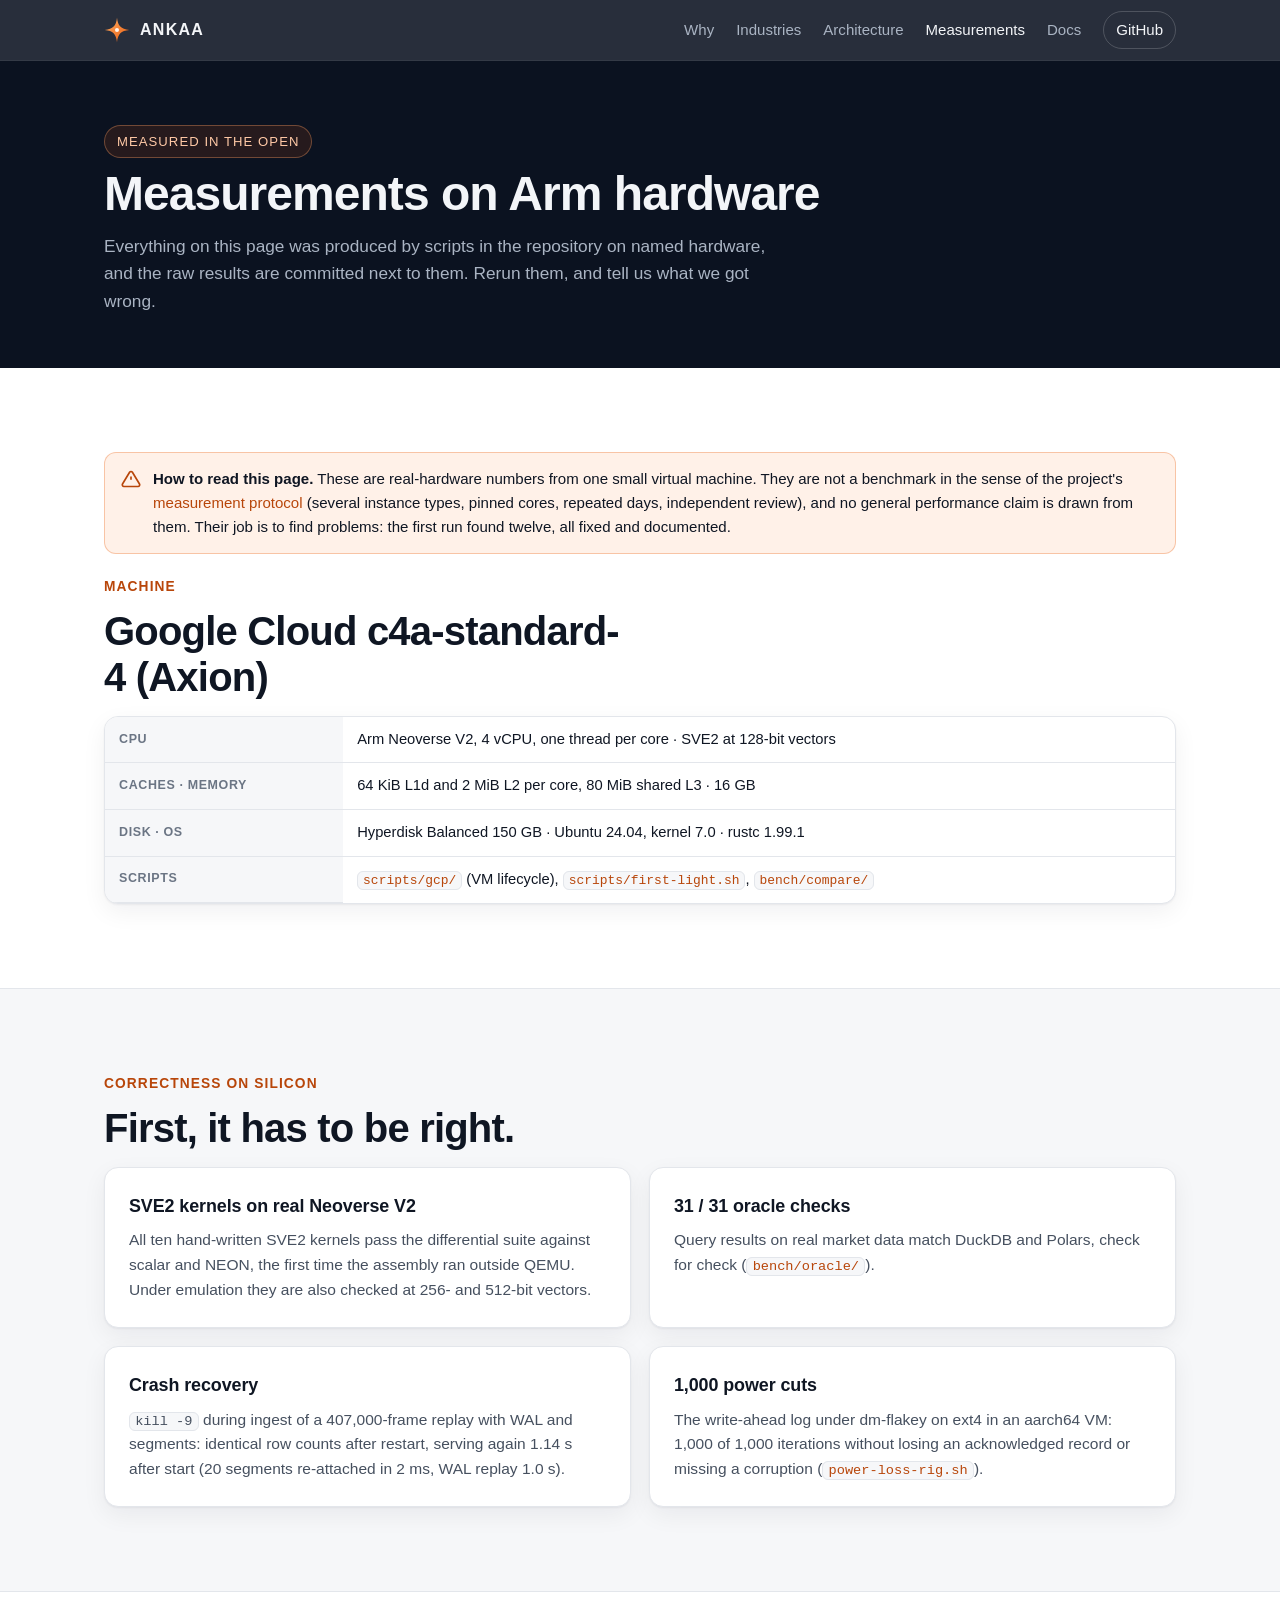
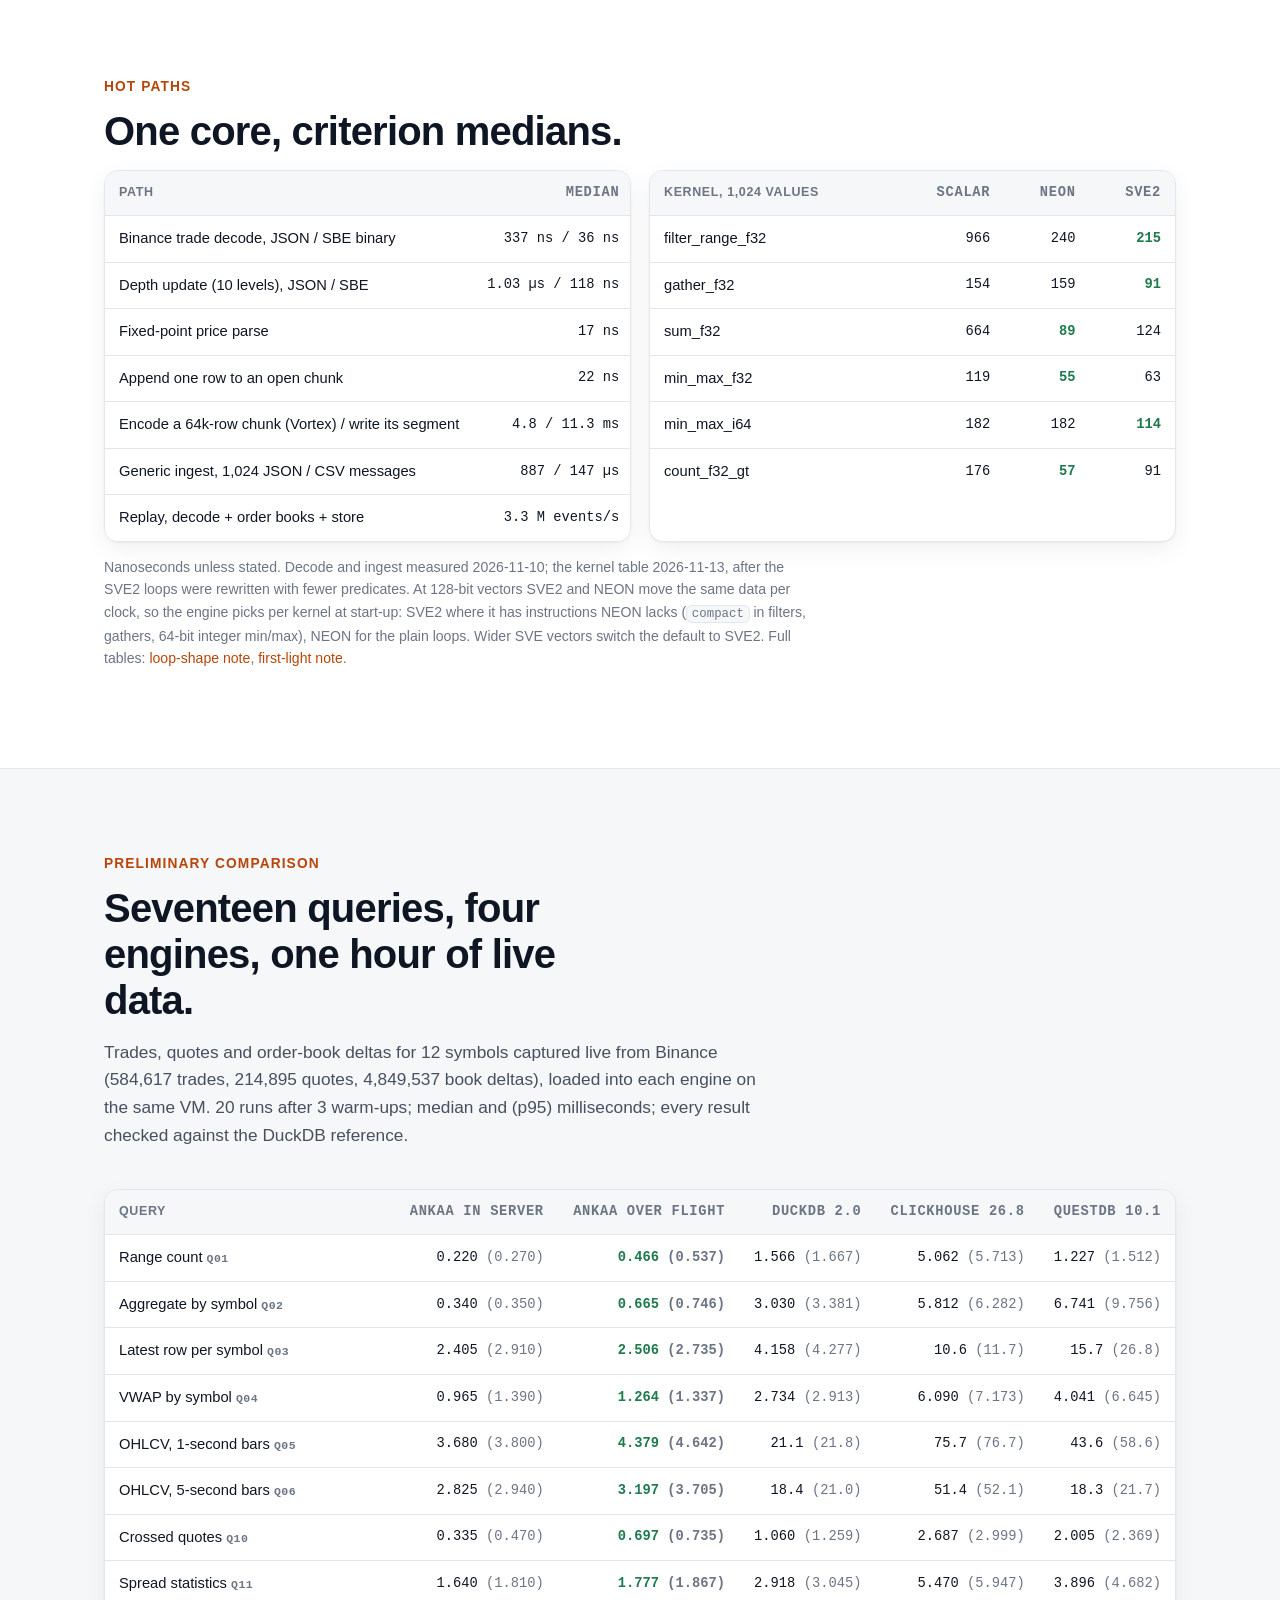
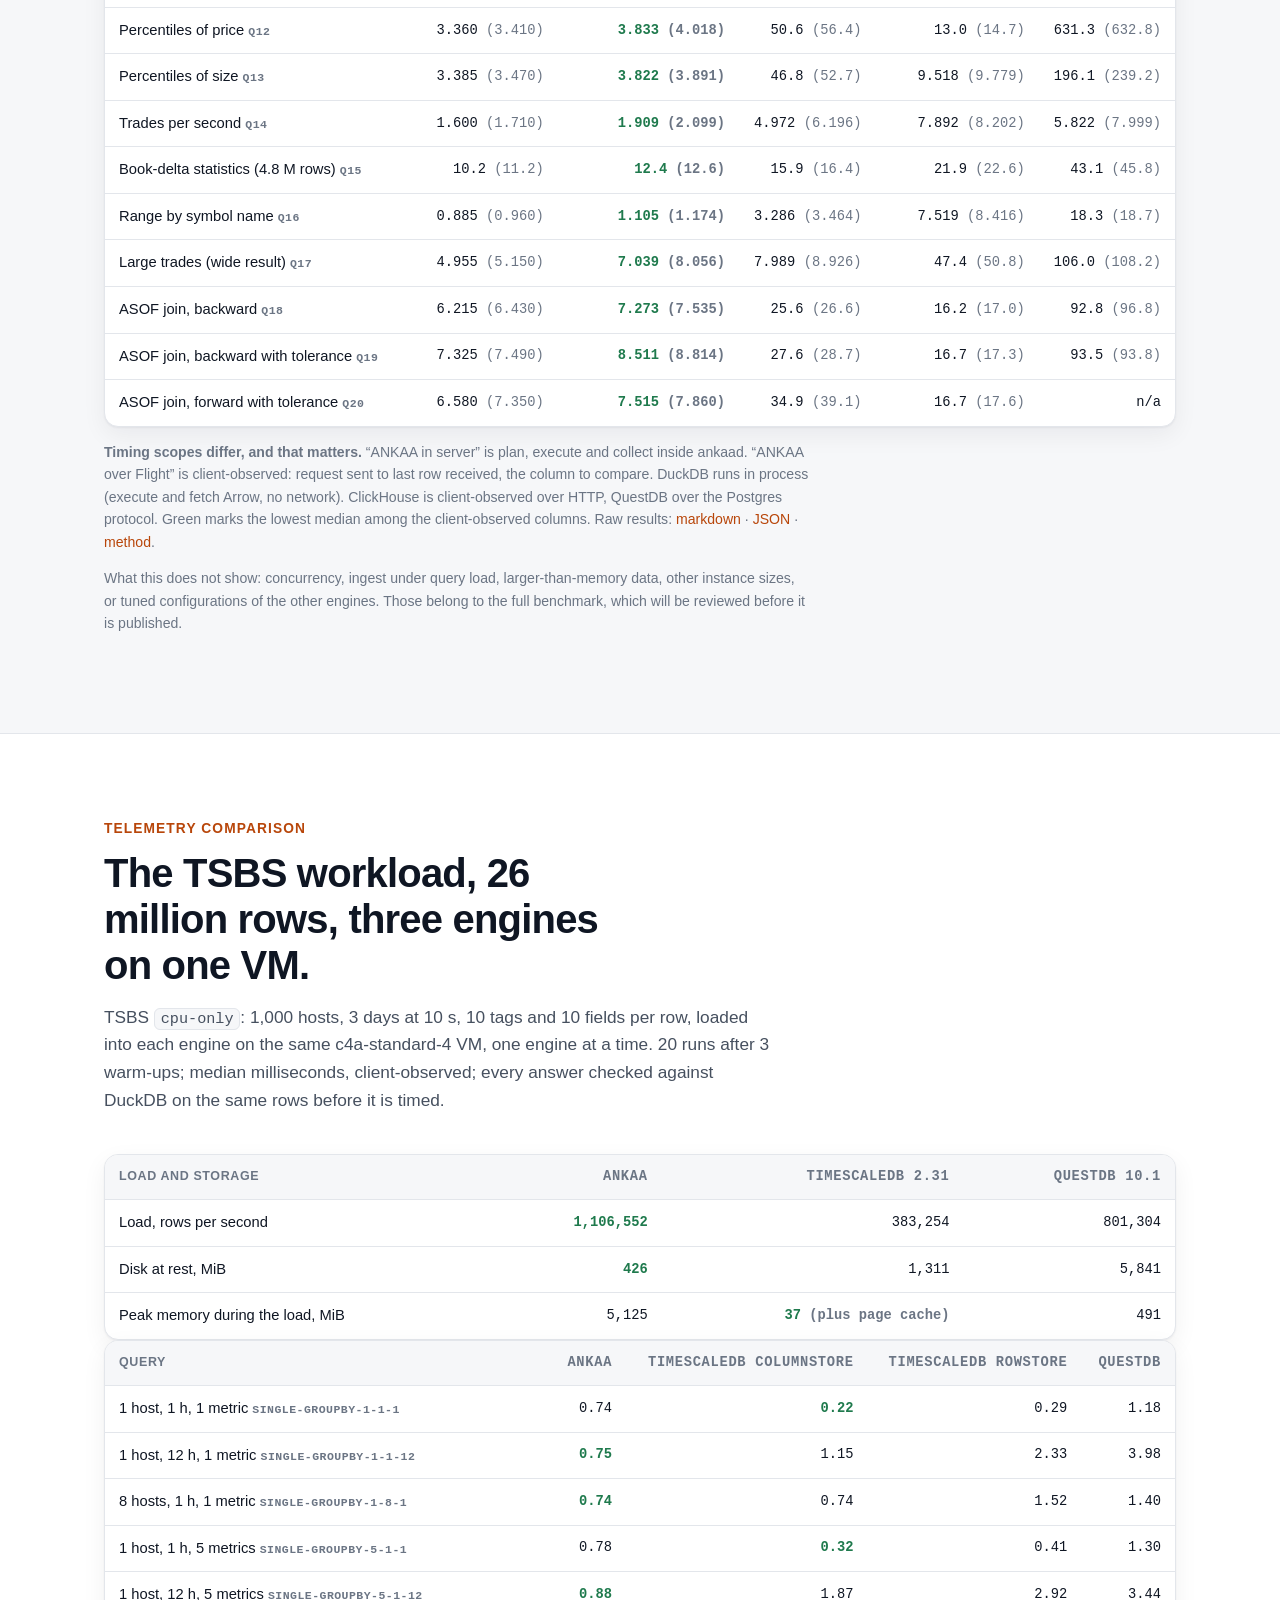
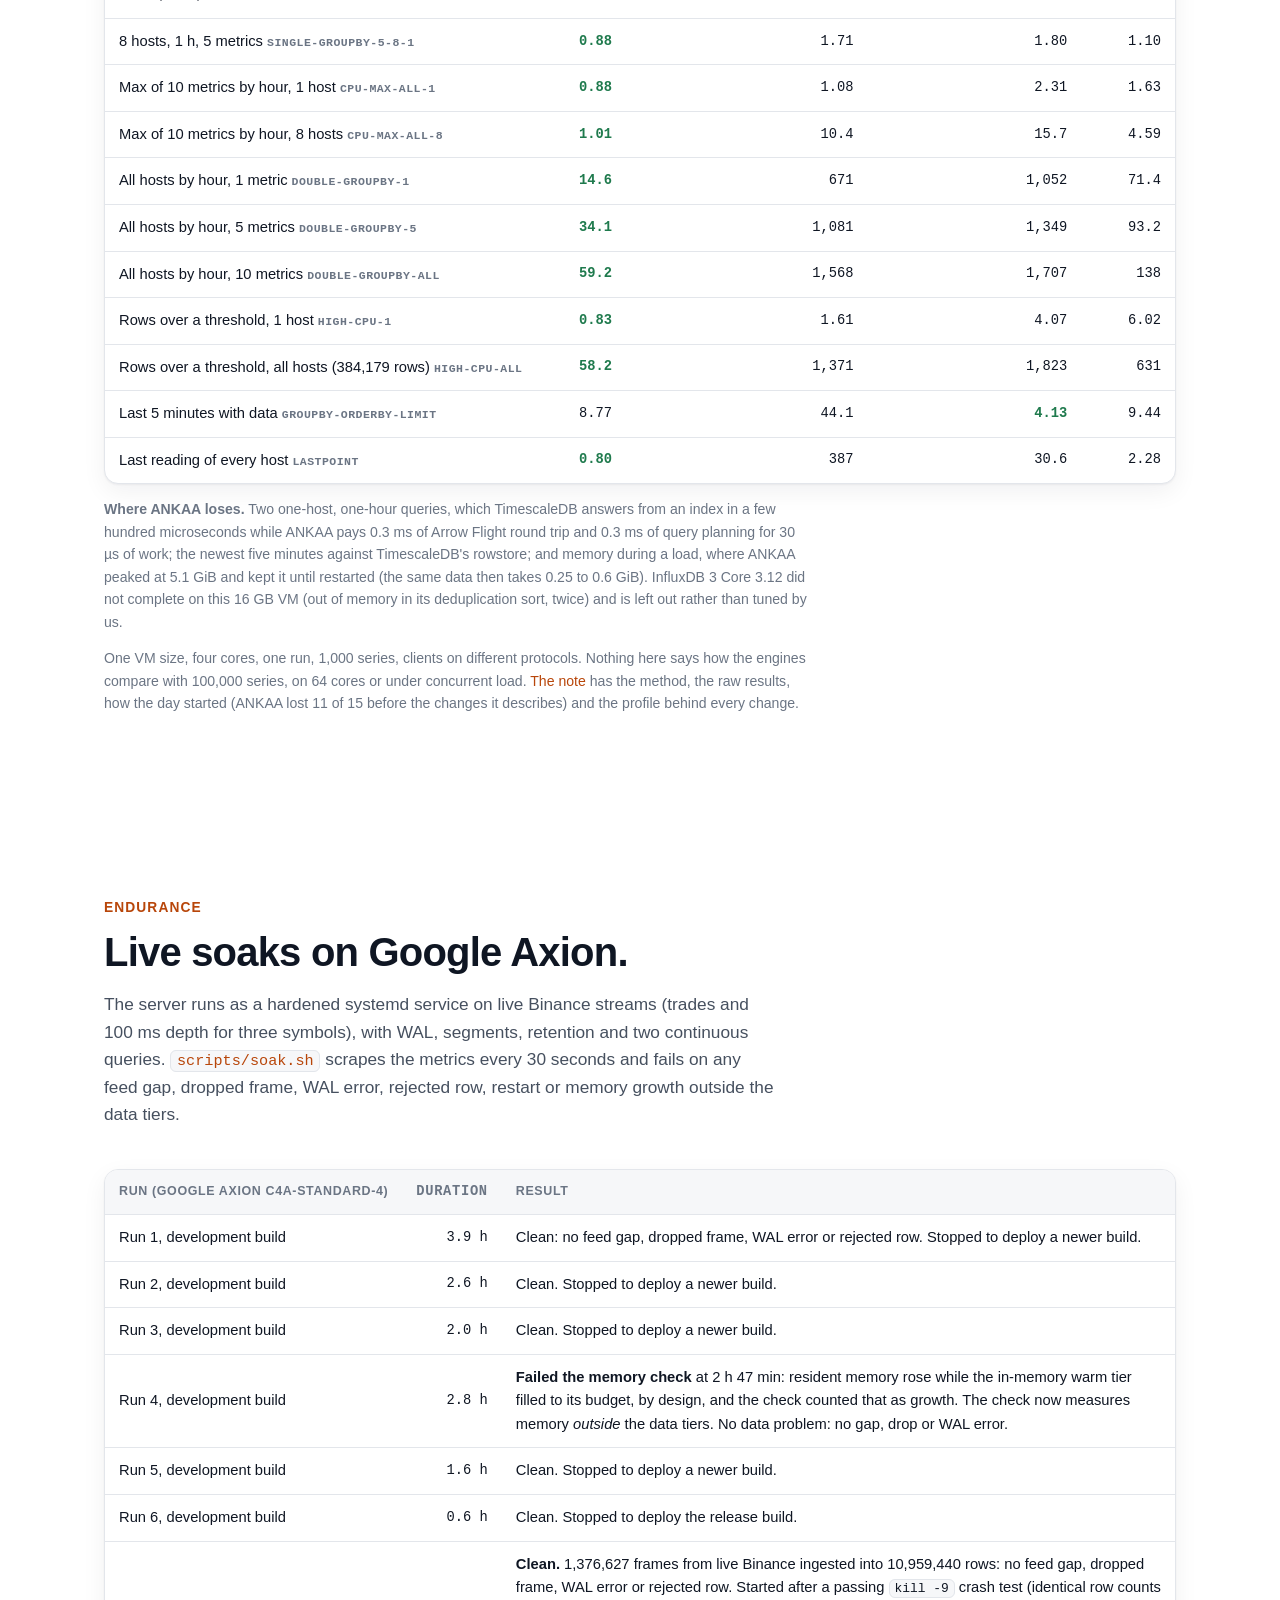
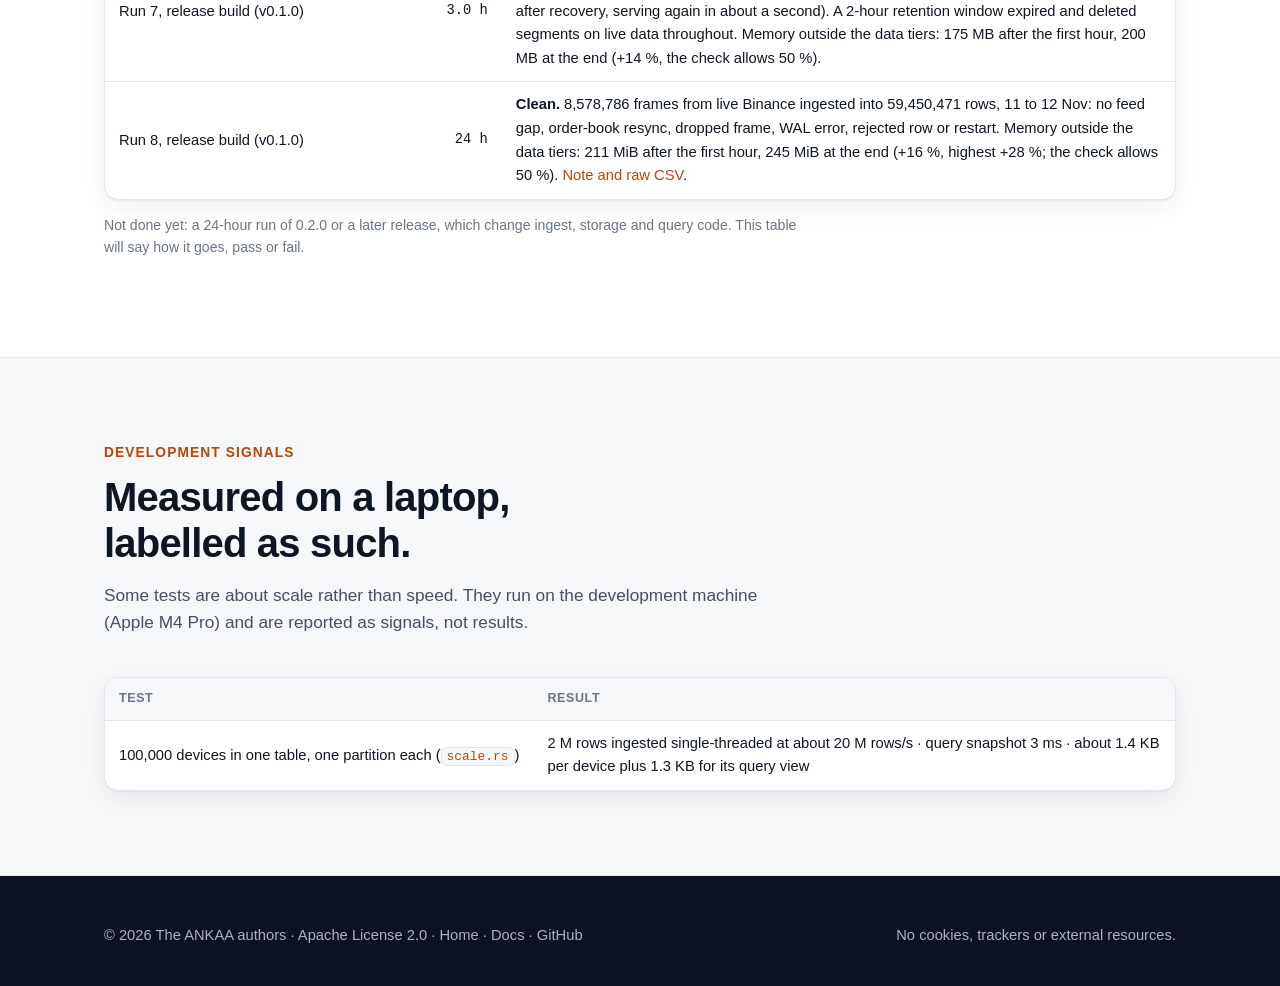
<file: site/benchmarks.html>
<!doctype html>
<html lang="en">
<head>
<meta charset="utf-8">
<meta name="viewport" content="width=device-width, initial-scale=1">
<title>ANKAA · Measurements</title>
<meta name="description" content="Measurements of ANKAA on Arm server hardware (Google Axion, Neoverse V2): correctness on silicon, hot-path timings, SIMD backends and a preliminary comparison with DuckDB, ClickHouse and QuestDB, with scripts and raw results.">
<meta name="theme-color" content="#0b1220">
<link rel="icon" href="favicon.svg" type="image/svg+xml">
<link rel="stylesheet" href="assets/style.css">
<meta property="og:title" content="ANKAA · Measurements on Arm hardware">
<meta property="og:image" content="https://ualsweb.github.io/ankaa/assets/og.png">
</head>
<body>
<a class="skip" href="#main">Skip to content</a>
<header class="top">
  <div class="wrap">
    <a class="brand" href="./"><img src="assets/logo.svg" alt="" width="26" height="26">ANKAA</a>
    <nav class="nav" aria-label="Main">
      <a class="hide-s" href="./#why">Why</a>
      <a class="hide-s" href="./#industries">Industries</a>
      <a class="hide-s" href="./#architecture">Architecture</a>
      <a href="benchmarks.html" aria-current="page">Measurements</a>
      <a href="docs.html">Docs</a>
      <a class="gh" href="https://github.com/ualsweb/ankaa">GitHub</a>
    </nav>
  </div>
</header>

<main id="main">
<div class="page-head">
  <div class="wrap">
    <span class="eyebrow">Measured in the open</span>
    <h1>Measurements on Arm hardware</h1>
    <p>Everything on this page was produced by scripts in the repository on named hardware, and the raw results are committed next to them. Rerun them, and tell us what we got wrong.</p>
  </div>
</div>

<section>
  <div class="wrap">
    <div class="caveat"><svg viewBox="0 0 24 24"><path d="M12 9v4M12 17h.01M10.3 3.9L1.8 18a2 2 0 001.7 3h17a2 2 0 001.7-3L13.7 3.9a2 2 0 00-3.4 0z"/></svg><div><b>How to read this page.</b> These are real-hardware numbers from one small virtual machine. They are not a benchmark in the sense of the project's <a href="https://github.com/ualsweb/ankaa/blob/main/docs/measurement-protocol.md">measurement protocol</a> (several instance types, pinned cores, repeated days, independent review), and no general performance claim is drawn from them. Their job is to find problems: the first run found twelve, all fixed and documented.</div></div>

    <p class="kicker">Machine</p>
    <h2>Google Cloud c4a-standard-4 (Axion)</h2>
    <div class="tbl-wrap">
      <table>
        <tbody>
          <tr><th>CPU</th><td class="wrap-ok">Arm Neoverse V2, 4 vCPU, one thread per core · SVE2 at 128-bit vectors</td></tr>
          <tr><th>Caches · memory</th><td class="wrap-ok">64 KiB L1d and 2 MiB L2 per core, 80 MiB shared L3 · 16 GB</td></tr>
          <tr><th>Disk · OS</th><td class="wrap-ok">Hyperdisk Balanced 150 GB · Ubuntu 24.04, kernel 7.0 · rustc 1.99.1</td></tr>
          <tr><th>Scripts</th><td class="wrap-ok"><a href="https://github.com/ualsweb/ankaa/tree/main/scripts/gcp"><code>scripts/gcp/</code></a> (VM lifecycle), <a href="https://github.com/ualsweb/ankaa/blob/main/scripts/first-light.sh"><code>scripts/first-light.sh</code></a>, <a href="https://github.com/ualsweb/ankaa/tree/main/bench/compare"><code>bench/compare/</code></a></td></tr>
        </tbody>
      </table>
    </div>
  </div>
</section>

<section class="soft">
  <div class="wrap">
    <p class="kicker">Correctness on silicon</p>
    <h2>First, it has to be right.</h2>
    <div class="grid g2">
      <div class="card"><h3>SVE2 kernels on real Neoverse V2</h3><p>All ten hand-written SVE2 kernels pass the differential suite against scalar and NEON, the first time the assembly ran outside QEMU. Under emulation they are also checked at 256- and 512-bit vectors.</p></div>
      <div class="card"><h3>31 / 31 oracle checks</h3><p>Query results on real market data match DuckDB and Polars, check for check (<a href="https://github.com/ualsweb/ankaa/tree/main/bench/oracle"><code>bench/oracle/</code></a>).</p></div>
      <div class="card"><h3>Crash recovery</h3><p><code>kill -9</code> during ingest of a 407,000-frame replay with WAL and segments: identical row counts after restart, serving again 1.14 s after start (20 segments re-attached in 2 ms, WAL replay 1.0 s).</p></div>
      <div class="card"><h3>1,000 power cuts</h3><p>The write-ahead log under dm-flakey on ext4 in an aarch64 VM: 1,000 of 1,000 iterations without losing an acknowledged record or missing a corruption (<a href="https://github.com/ualsweb/ankaa/blob/main/scripts/power-loss-rig.sh"><code>power-loss-rig.sh</code></a>).</p></div>
    </div>
  </div>
</section>

<section>
  <div class="wrap">
    <p class="kicker">Hot paths</p>
    <h2>One core, criterion medians.</h2>
    <div class="grid g2">
      <div class="tbl-wrap">
        <table>
          <thead><tr><th>Path</th><th class="num">Median</th></tr></thead>
          <tbody>
            <tr><td>Binance trade decode, JSON / SBE binary</td><td class="num">337 ns / 36 ns</td></tr>
            <tr><td>Depth update (10 levels), JSON / SBE</td><td class="num">1.03 µs / 118 ns</td></tr>
            <tr><td>Fixed-point price parse</td><td class="num">17 ns</td></tr>
            <tr><td>Append one row to an open chunk</td><td class="num">22 ns</td></tr>
            <tr><td>Encode a 64k-row chunk (Vortex) / write its segment</td><td class="num">4.8 / 11.3 ms</td></tr>
            <tr><td>Generic ingest, 1,024 JSON / CSV messages</td><td class="num">887 / 147 µs</td></tr>
            <tr><td>Replay, decode + order books + store</td><td class="num">3.3 M events/s</td></tr>
          </tbody>
        </table>
      </div>
      <div class="tbl-wrap">
        <table>
          <thead><tr><th>Kernel, 1,024 values</th><th class="num">scalar</th><th class="num">NEON</th><th class="num">SVE2</th></tr></thead>
          <tbody>
            <tr><td>filter_range_f32</td><td class="num">966</td><td class="num">240</td><td class="num best">215</td></tr>
            <tr><td>gather_f32</td><td class="num">154</td><td class="num">159</td><td class="num best">91</td></tr>
            <tr><td>sum_f32</td><td class="num">664</td><td class="num best">89</td><td class="num">124</td></tr>
            <tr><td>min_max_f32</td><td class="num">119</td><td class="num best">55</td><td class="num">63</td></tr>
            <tr><td>min_max_i64</td><td class="num">182</td><td class="num">182</td><td class="num best">114</td></tr>
            <tr><td>count_f32_gt</td><td class="num">176</td><td class="num best">57</td><td class="num">91</td></tr>
          </tbody>
        </table>
      </div>
    </div>
    <p class="note">Nanoseconds unless stated. Decode and ingest measured 2026-11-10; the kernel table 2026-11-13, after the SVE2 loops were rewritten with fewer predicates. At 128-bit vectors SVE2 and NEON move the same data per clock, so the engine picks per kernel at start-up: SVE2 where it has instructions NEON lacks (<code>compact</code> in filters, gathers, 64-bit integer min/max), NEON for the plain loops. Wider SVE vectors switch the default to SVE2. Full tables: <a href="https://github.com/ualsweb/ankaa/blob/main/docs/benchmarks/2026-11-13-axion-sve2-loop-shape.md">loop-shape note</a>, <a href="https://github.com/ualsweb/ankaa/blob/main/docs/benchmarks/2026-11-10-axion-first-light.md">first-light note</a>.</p>
  </div>
</section>

<section class="soft" id="comparison">
  <div class="wrap">
    <p class="kicker">Preliminary comparison</p>
    <h2>Seventeen queries, four engines, one hour of live data.</h2>
    <p class="sub">Trades, quotes and order-book deltas for 12 symbols captured live from Binance (584,617 trades, 214,895 quotes, 4,849,537 book deltas), loaded into each engine on the same VM. 20 runs after 3 warm-ups; median and (p95) milliseconds; every result checked against the DuckDB reference.</p>
    <div class="tbl-wrap">
      <table>
        <thead><tr><th>Query</th><th class="num">ANKAA in server</th><th class="num">ANKAA over Flight</th><th class="num">DuckDB 2.0</th><th class="num">ClickHouse 26.8</th><th class="num">QuestDB 10.1</th></tr></thead>
        <tbody>
          <tr><td>Range count <span class="tag" style="margin:0">q01</span></td><td class="num">0.220 <span style="color:var(--ink-faint)">(0.270)</span></td><td class="num best">0.466 <span style="color:var(--ink-faint)">(0.537)</span></td><td class="num">1.566 <span style="color:var(--ink-faint)">(1.667)</span></td><td class="num">5.062 <span style="color:var(--ink-faint)">(5.713)</span></td><td class="num">1.227 <span style="color:var(--ink-faint)">(1.512)</span></td></tr>
          <tr><td>Aggregate by symbol <span class="tag" style="margin:0">q02</span></td><td class="num">0.340 <span style="color:var(--ink-faint)">(0.350)</span></td><td class="num best">0.665 <span style="color:var(--ink-faint)">(0.746)</span></td><td class="num">3.030 <span style="color:var(--ink-faint)">(3.381)</span></td><td class="num">5.812 <span style="color:var(--ink-faint)">(6.282)</span></td><td class="num">6.741 <span style="color:var(--ink-faint)">(9.756)</span></td></tr>
          <tr><td>Latest row per symbol <span class="tag" style="margin:0">q03</span></td><td class="num">2.405 <span style="color:var(--ink-faint)">(2.910)</span></td><td class="num best">2.506 <span style="color:var(--ink-faint)">(2.735)</span></td><td class="num">4.158 <span style="color:var(--ink-faint)">(4.277)</span></td><td class="num">10.6 <span style="color:var(--ink-faint)">(11.7)</span></td><td class="num">15.7 <span style="color:var(--ink-faint)">(26.8)</span></td></tr>
          <tr><td>VWAP by symbol <span class="tag" style="margin:0">q04</span></td><td class="num">0.965 <span style="color:var(--ink-faint)">(1.390)</span></td><td class="num best">1.264 <span style="color:var(--ink-faint)">(1.337)</span></td><td class="num">2.734 <span style="color:var(--ink-faint)">(2.913)</span></td><td class="num">6.090 <span style="color:var(--ink-faint)">(7.173)</span></td><td class="num">4.041 <span style="color:var(--ink-faint)">(6.645)</span></td></tr>
          <tr><td>OHLCV, 1-second bars <span class="tag" style="margin:0">q05</span></td><td class="num">3.680 <span style="color:var(--ink-faint)">(3.800)</span></td><td class="num best">4.379 <span style="color:var(--ink-faint)">(4.642)</span></td><td class="num">21.1 <span style="color:var(--ink-faint)">(21.8)</span></td><td class="num">75.7 <span style="color:var(--ink-faint)">(76.7)</span></td><td class="num">43.6 <span style="color:var(--ink-faint)">(58.6)</span></td></tr>
          <tr><td>OHLCV, 5-second bars <span class="tag" style="margin:0">q06</span></td><td class="num">2.825 <span style="color:var(--ink-faint)">(2.940)</span></td><td class="num best">3.197 <span style="color:var(--ink-faint)">(3.705)</span></td><td class="num">18.4 <span style="color:var(--ink-faint)">(21.0)</span></td><td class="num">51.4 <span style="color:var(--ink-faint)">(52.1)</span></td><td class="num">18.3 <span style="color:var(--ink-faint)">(21.7)</span></td></tr>
          <tr><td>Crossed quotes <span class="tag" style="margin:0">q10</span></td><td class="num">0.335 <span style="color:var(--ink-faint)">(0.470)</span></td><td class="num best">0.697 <span style="color:var(--ink-faint)">(0.735)</span></td><td class="num">1.060 <span style="color:var(--ink-faint)">(1.259)</span></td><td class="num">2.687 <span style="color:var(--ink-faint)">(2.999)</span></td><td class="num">2.005 <span style="color:var(--ink-faint)">(2.369)</span></td></tr>
          <tr><td>Spread statistics <span class="tag" style="margin:0">q11</span></td><td class="num">1.640 <span style="color:var(--ink-faint)">(1.810)</span></td><td class="num best">1.777 <span style="color:var(--ink-faint)">(1.867)</span></td><td class="num">2.918 <span style="color:var(--ink-faint)">(3.045)</span></td><td class="num">5.470 <span style="color:var(--ink-faint)">(5.947)</span></td><td class="num">3.896 <span style="color:var(--ink-faint)">(4.682)</span></td></tr>
          <tr><td>Percentiles of price <span class="tag" style="margin:0">q12</span></td><td class="num">3.360 <span style="color:var(--ink-faint)">(3.410)</span></td><td class="num best">3.833 <span style="color:var(--ink-faint)">(4.018)</span></td><td class="num">50.6 <span style="color:var(--ink-faint)">(56.4)</span></td><td class="num">13.0 <span style="color:var(--ink-faint)">(14.7)</span></td><td class="num">631.3 <span style="color:var(--ink-faint)">(632.8)</span></td></tr>
          <tr><td>Percentiles of size <span class="tag" style="margin:0">q13</span></td><td class="num">3.385 <span style="color:var(--ink-faint)">(3.470)</span></td><td class="num best">3.822 <span style="color:var(--ink-faint)">(3.891)</span></td><td class="num">46.8 <span style="color:var(--ink-faint)">(52.7)</span></td><td class="num">9.518 <span style="color:var(--ink-faint)">(9.779)</span></td><td class="num">196.1 <span style="color:var(--ink-faint)">(239.2)</span></td></tr>
          <tr><td>Trades per second <span class="tag" style="margin:0">q14</span></td><td class="num">1.600 <span style="color:var(--ink-faint)">(1.710)</span></td><td class="num best">1.909 <span style="color:var(--ink-faint)">(2.099)</span></td><td class="num">4.972 <span style="color:var(--ink-faint)">(6.196)</span></td><td class="num">7.892 <span style="color:var(--ink-faint)">(8.202)</span></td><td class="num">5.822 <span style="color:var(--ink-faint)">(7.999)</span></td></tr>
          <tr><td>Book-delta statistics (4.8 M rows) <span class="tag" style="margin:0">q15</span></td><td class="num">10.2 <span style="color:var(--ink-faint)">(11.2)</span></td><td class="num best">12.4 <span style="color:var(--ink-faint)">(12.6)</span></td><td class="num">15.9 <span style="color:var(--ink-faint)">(16.4)</span></td><td class="num">21.9 <span style="color:var(--ink-faint)">(22.6)</span></td><td class="num">43.1 <span style="color:var(--ink-faint)">(45.8)</span></td></tr>
          <tr><td>Range by symbol name <span class="tag" style="margin:0">q16</span></td><td class="num">0.885 <span style="color:var(--ink-faint)">(0.960)</span></td><td class="num best">1.105 <span style="color:var(--ink-faint)">(1.174)</span></td><td class="num">3.286 <span style="color:var(--ink-faint)">(3.464)</span></td><td class="num">7.519 <span style="color:var(--ink-faint)">(8.416)</span></td><td class="num">18.3 <span style="color:var(--ink-faint)">(18.7)</span></td></tr>
          <tr><td>Large trades (wide result) <span class="tag" style="margin:0">q17</span></td><td class="num">4.955 <span style="color:var(--ink-faint)">(5.150)</span></td><td class="num best">7.039 <span style="color:var(--ink-faint)">(8.056)</span></td><td class="num">7.989 <span style="color:var(--ink-faint)">(8.926)</span></td><td class="num">47.4 <span style="color:var(--ink-faint)">(50.8)</span></td><td class="num">106.0 <span style="color:var(--ink-faint)">(108.2)</span></td></tr>
          <tr><td>ASOF join, backward <span class="tag" style="margin:0">q18</span></td><td class="num">6.215 <span style="color:var(--ink-faint)">(6.430)</span></td><td class="num best">7.273 <span style="color:var(--ink-faint)">(7.535)</span></td><td class="num">25.6 <span style="color:var(--ink-faint)">(26.6)</span></td><td class="num">16.2 <span style="color:var(--ink-faint)">(17.0)</span></td><td class="num">92.8 <span style="color:var(--ink-faint)">(96.8)</span></td></tr>
          <tr><td>ASOF join, backward with tolerance <span class="tag" style="margin:0">q19</span></td><td class="num">7.325 <span style="color:var(--ink-faint)">(7.490)</span></td><td class="num best">8.511 <span style="color:var(--ink-faint)">(8.814)</span></td><td class="num">27.6 <span style="color:var(--ink-faint)">(28.7)</span></td><td class="num">16.7 <span style="color:var(--ink-faint)">(17.3)</span></td><td class="num">93.5 <span style="color:var(--ink-faint)">(93.8)</span></td></tr>
          <tr><td>ASOF join, forward with tolerance <span class="tag" style="margin:0">q20</span></td><td class="num">6.580 <span style="color:var(--ink-faint)">(7.350)</span></td><td class="num best">7.515 <span style="color:var(--ink-faint)">(7.860)</span></td><td class="num">34.9 <span style="color:var(--ink-faint)">(39.1)</span></td><td class="num">16.7 <span style="color:var(--ink-faint)">(17.6)</span></td><td class="num">n/a</td></tr>
        </tbody>
      </table>
    </div>
    <p class="note"><b>Timing scopes differ, and that matters.</b> “ANKAA in server” is plan, execute and collect inside ankaad. “ANKAA over Flight” is client-observed: request sent to last row received, the column to compare. DuckDB runs in process (execute and fetch Arrow, no network). ClickHouse is client-observed over HTTP, QuestDB over the Postgres protocol. Green marks the lowest median among the client-observed columns. Raw results: <a href="https://github.com/ualsweb/ankaa/blob/main/bench/compare/results/2026-11-11-gcp-c4a-standard-4.md">markdown</a> · <a href="https://github.com/ualsweb/ankaa/blob/main/bench/compare/results/2026-11-11-gcp-c4a-standard-4.json">JSON</a> · <a href="https://github.com/ualsweb/ankaa/blob/main/docs/benchmarks/comparison-method.md">method</a>.</p>
    <p class="note">What this does not show: concurrency, ingest under query load, larger-than-memory data, other instance sizes, or tuned configurations of the other engines. Those belong to the full benchmark, which will be reviewed before it is published.</p>
  </div>
</section>

<section id="telemetry">
  <div class="wrap">
    <p class="kicker">Telemetry comparison</p>
    <h2>The TSBS workload, 26 million rows, three engines on one VM.</h2>
    <p class="sub">TSBS <code>cpu-only</code>: 1,000 hosts, 3 days at 10 s, 10 tags and 10 fields per row, loaded into each engine on the same c4a-standard-4 VM, one engine at a time. 20 runs after 3 warm-ups; median milliseconds, client-observed; every answer checked against DuckDB on the same rows before it is timed.</p>
    <div class="tbl-wrap">
      <table>
        <thead><tr><th>Load and storage</th><th class="num">ANKAA</th><th class="num">TimescaleDB 2.31</th><th class="num">QuestDB 10.1</th></tr></thead>
        <tbody>
          <tr><td>Load, rows per second</td><td class="num best">1,106,552</td><td class="num">383,254</td><td class="num">801,304</td></tr>
          <tr><td>Disk at rest, MiB</td><td class="num best">426</td><td class="num">1,311</td><td class="num">5,841</td></tr>
          <tr><td>Peak memory during the load, MiB</td><td class="num">5,125</td><td class="num best">37 <span style="color:var(--ink-faint)">(plus page cache)</span></td><td class="num">491</td></tr>
        </tbody>
      </table>
    </div>
    <div class="tbl-wrap">
      <table>
        <thead><tr><th>Query</th><th class="num">ANKAA</th><th class="num">TimescaleDB columnstore</th><th class="num">TimescaleDB rowstore</th><th class="num">QuestDB</th></tr></thead>
        <tbody>
          <tr><td>1 host, 1 h, 1 metric <span class="tag" style="margin:0">single-groupby-1-1-1</span></td><td class="num">0.74</td><td class="num best">0.22</td><td class="num">0.29</td><td class="num">1.18</td></tr>
          <tr><td>1 host, 12 h, 1 metric <span class="tag" style="margin:0">single-groupby-1-1-12</span></td><td class="num best">0.75</td><td class="num">1.15</td><td class="num">2.33</td><td class="num">3.98</td></tr>
          <tr><td>8 hosts, 1 h, 1 metric <span class="tag" style="margin:0">single-groupby-1-8-1</span></td><td class="num best">0.74</td><td class="num">0.74</td><td class="num">1.52</td><td class="num">1.40</td></tr>
          <tr><td>1 host, 1 h, 5 metrics <span class="tag" style="margin:0">single-groupby-5-1-1</span></td><td class="num">0.78</td><td class="num best">0.32</td><td class="num">0.41</td><td class="num">1.30</td></tr>
          <tr><td>1 host, 12 h, 5 metrics <span class="tag" style="margin:0">single-groupby-5-1-12</span></td><td class="num best">0.88</td><td class="num">1.87</td><td class="num">2.92</td><td class="num">3.44</td></tr>
          <tr><td>8 hosts, 1 h, 5 metrics <span class="tag" style="margin:0">single-groupby-5-8-1</span></td><td class="num best">0.88</td><td class="num">1.71</td><td class="num">1.80</td><td class="num">1.10</td></tr>
          <tr><td>Max of 10 metrics by hour, 1 host <span class="tag" style="margin:0">cpu-max-all-1</span></td><td class="num best">0.88</td><td class="num">1.08</td><td class="num">2.31</td><td class="num">1.63</td></tr>
          <tr><td>Max of 10 metrics by hour, 8 hosts <span class="tag" style="margin:0">cpu-max-all-8</span></td><td class="num best">1.01</td><td class="num">10.4</td><td class="num">15.7</td><td class="num">4.59</td></tr>
          <tr><td>All hosts by hour, 1 metric <span class="tag" style="margin:0">double-groupby-1</span></td><td class="num best">14.6</td><td class="num">671</td><td class="num">1,052</td><td class="num">71.4</td></tr>
          <tr><td>All hosts by hour, 5 metrics <span class="tag" style="margin:0">double-groupby-5</span></td><td class="num best">34.1</td><td class="num">1,081</td><td class="num">1,349</td><td class="num">93.2</td></tr>
          <tr><td>All hosts by hour, 10 metrics <span class="tag" style="margin:0">double-groupby-all</span></td><td class="num best">59.2</td><td class="num">1,568</td><td class="num">1,707</td><td class="num">138</td></tr>
          <tr><td>Rows over a threshold, 1 host <span class="tag" style="margin:0">high-cpu-1</span></td><td class="num best">0.83</td><td class="num">1.61</td><td class="num">4.07</td><td class="num">6.02</td></tr>
          <tr><td>Rows over a threshold, all hosts (384,179 rows) <span class="tag" style="margin:0">high-cpu-all</span></td><td class="num best">58.2</td><td class="num">1,371</td><td class="num">1,823</td><td class="num">631</td></tr>
          <tr><td>Last 5 minutes with data <span class="tag" style="margin:0">groupby-orderby-limit</span></td><td class="num">8.77</td><td class="num">44.1</td><td class="num best">4.13</td><td class="num">9.44</td></tr>
          <tr><td>Last reading of every host <span class="tag" style="margin:0">lastpoint</span></td><td class="num best">0.80</td><td class="num">387</td><td class="num">30.6</td><td class="num">2.28</td></tr>
        </tbody>
      </table>
    </div>
    <p class="note"><b>Where ANKAA loses.</b> Two one-host, one-hour queries, which TimescaleDB answers from an index in a few hundred microseconds while ANKAA pays 0.3 ms of Arrow Flight round trip and 0.3 ms of query planning for 30 µs of work; the newest five minutes against TimescaleDB's rowstore; and memory during a load, where ANKAA peaked at 5.1 GiB and kept it until restarted (the same data then takes 0.25 to 0.6 GiB). InfluxDB 3 Core 3.12 did not complete on this 16 GB VM (out of memory in its deduplication sort, twice) and is left out rather than tuned by us.</p>
    <p class="note">One VM size, four cores, one run, 1,000 series, clients on different protocols. Nothing here says how the engines compare with 100,000 series, on 64 cores or under concurrent load. <a href="https://github.com/ualsweb/ankaa/blob/main/docs/benchmarks/2026-11-11-axion-telemetry-comparison.md">The note</a> has the method, the raw results, how the day started (ANKAA lost 11 of 15 before the changes it describes) and the profile behind every change.</p>
  </div>
</section>

<section id="soak">
  <div class="wrap">
    <p class="kicker">Endurance</p>
    <h2>Live soaks on Google Axion.</h2>
    <p class="sub">The server runs as a hardened systemd service on live Binance streams (trades and 100 ms depth for three symbols), with WAL, segments, retention and two continuous queries. <a href="https://github.com/ualsweb/ankaa/blob/main/scripts/soak.sh"><code>scripts/soak.sh</code></a> scrapes the metrics every 30 seconds and fails on any feed gap, dropped frame, WAL error, rejected row, restart or memory growth outside the data tiers.</p>
    <div class="tbl-wrap">
      <table>
        <thead><tr><th>Run (Google Axion c4a-standard-4)</th><th class="num">Duration</th><th>Result</th></tr></thead>
        <tbody>
          <tr><td>Run 1, development build</td><td class="num">3.9 h</td><td class="wrap-ok">Clean: no feed gap, dropped frame, WAL error or rejected row. Stopped to deploy a newer build.</td></tr>
          <tr><td>Run 2, development build</td><td class="num">2.6 h</td><td class="wrap-ok">Clean. Stopped to deploy a newer build.</td></tr>
          <tr><td>Run 3, development build</td><td class="num">2.0 h</td><td class="wrap-ok">Clean. Stopped to deploy a newer build.</td></tr>
          <tr><td>Run 4, development build</td><td class="num">2.8 h</td><td class="wrap-ok"><b>Failed the memory check</b> at 2 h 47 min: resident memory rose while the in-memory warm tier filled to its budget, by design, and the check counted that as growth. The check now measures memory <i>outside</i> the data tiers. No data problem: no gap, drop or WAL error.</td></tr>
          <tr><td>Run 5, development build</td><td class="num">1.6 h</td><td class="wrap-ok">Clean. Stopped to deploy a newer build.</td></tr>
          <tr><td>Run 6, development build</td><td class="num">0.6 h</td><td class="wrap-ok">Clean. Stopped to deploy the release build.</td></tr>
          <tr><td>Run 7, release build (v0.1.0)</td><td class="num">3.0 h</td><td class="wrap-ok"><b>Clean.</b> 1,376,627 frames from live Binance ingested into 10,959,440 rows: no feed gap, dropped frame, WAL error or rejected row. Started after a passing <code>kill -9</code> crash test (identical row counts after recovery, serving again in about a second). A 2-hour retention window expired and deleted segments on live data throughout. Memory outside the data tiers: 175 MB after the first hour, 200 MB at the end (+14 %, the check allows 50 %).</td></tr>
          <tr><td>Run 8, release build (v0.1.0)</td><td class="num">24 h</td><td class="wrap-ok"><b>Clean.</b> 8,578,786 frames from live Binance ingested into 59,450,471 rows, 11 to 12 Nov: no feed gap, order-book resync, dropped frame, WAL error, rejected row or restart. Memory outside the data tiers: 211 MiB after the first hour, 245 MiB at the end (+16 %, highest +28 %; the check allows 50 %). <a href="https://github.com/ualsweb/ankaa/blob/main/docs/benchmarks/2026-11-12-axion-24h-soak.md">Note and raw CSV</a>.</td></tr>
        </tbody>
      </table>
    </div>
    <p class="note">Not done yet: a 24-hour run of 0.2.0 or a later release, which change ingest, storage and query code. This table will say how it goes, pass or fail.</p>
  </div>
</section>

<section class="soft">
  <div class="wrap">
    <p class="kicker">Development signals</p>
    <h2>Measured on a laptop, labelled as such.</h2>
    <p class="sub">Some tests are about scale rather than speed. They run on the development machine (Apple M4 Pro) and are reported as signals, not results.</p>
    <div class="tbl-wrap">
      <table>
        <thead><tr><th>Test</th><th>Result</th></tr></thead>
        <tbody>
          <tr><td>100,000 devices in one table, one partition each (<a href="https://github.com/ualsweb/ankaa/blob/main/crates/ankaa-store/tests/scale.rs"><code>scale.rs</code></a>)</td><td class="wrap-ok">2 M rows ingested single-threaded at about 20 M rows/s · query snapshot 3 ms · about 1.4 KB per device plus 1.3 KB for its query view</td></tr>
        </tbody>
      </table>
    </div>
  </div>
</section>
</main>

<footer>
  <div class="wrap">
    <div class="fine" style="border-top:0;margin-top:0;padding-top:0"><span>© 2026 The ANKAA authors · Apache License 2.0 · <a href="./">Home</a> · <a href="docs.html">Docs</a> · <a href="https://github.com/ualsweb/ankaa">GitHub</a></span><span>No cookies, trackers or external resources.</span></div>
  </div>
</footer>
</body>
</html>
</file>
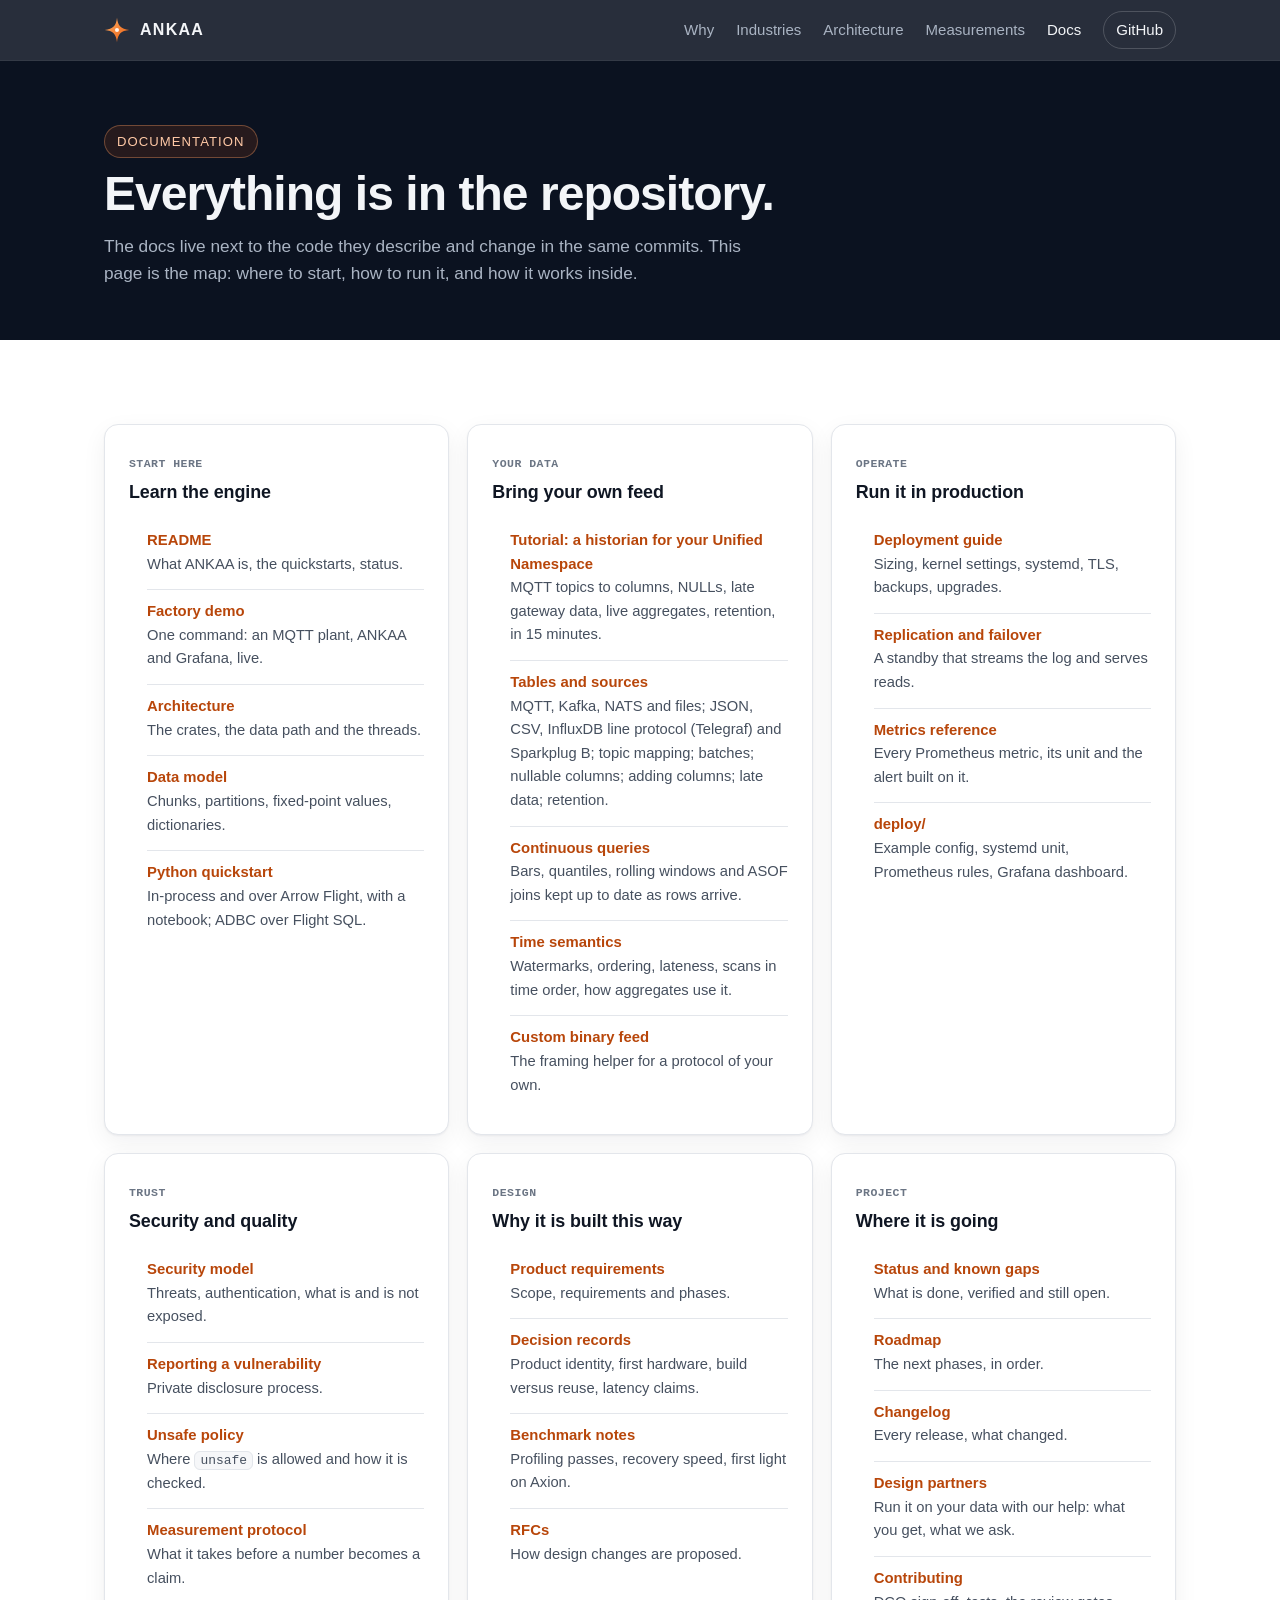
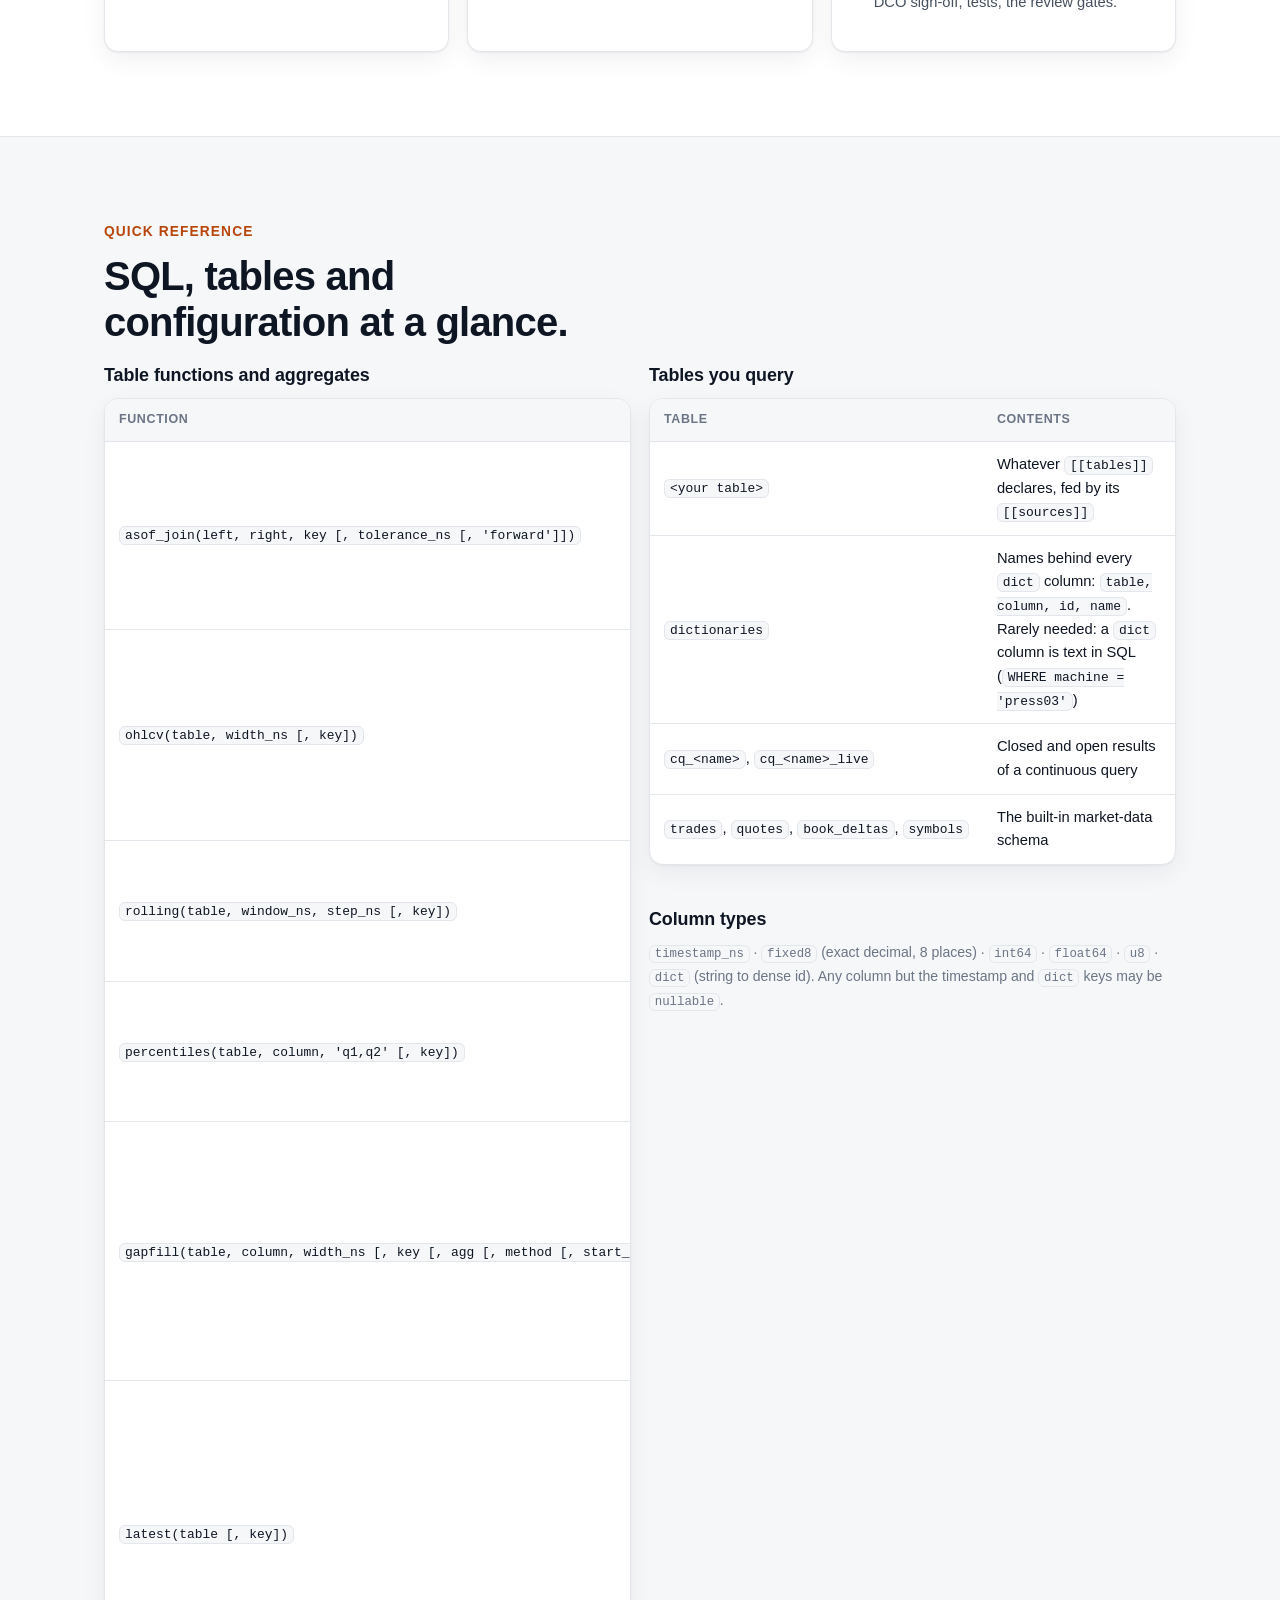
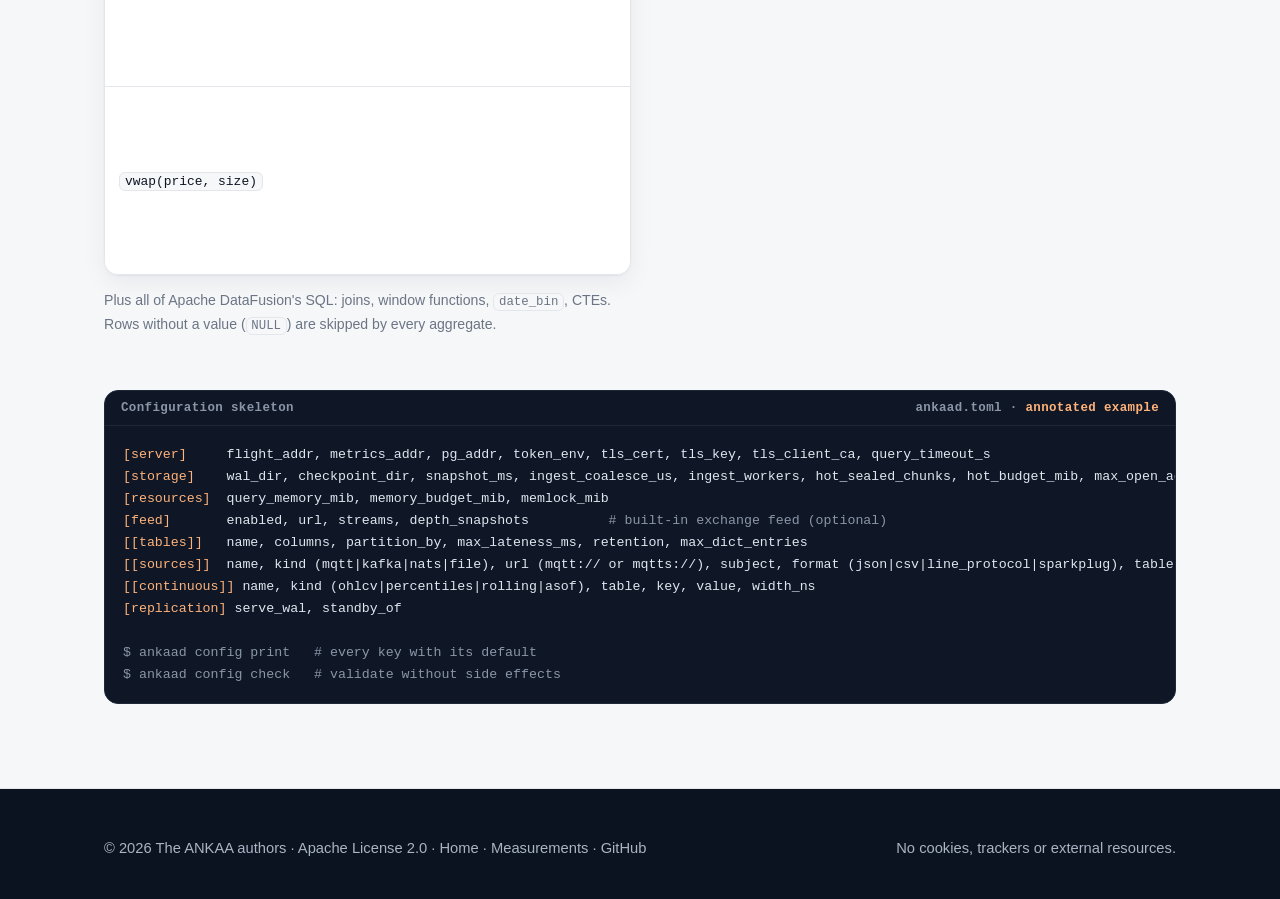
<file: site/docs.html>
<!doctype html>
<html lang="en">
<head>
<meta charset="utf-8">
<meta name="viewport" content="width=device-width, initial-scale=1">
<title>ANKAA · Documentation</title>
<meta name="description" content="ANKAA documentation: architecture, bringing your own feed (MQTT, Kafka, NATS), continuous queries, time semantics, deployment, replication, metrics, security and the SQL reference.">
<meta name="theme-color" content="#0b1220">
<link rel="icon" href="favicon.svg" type="image/svg+xml">
<link rel="stylesheet" href="assets/style.css">
<meta property="og:title" content="ANKAA · Documentation">
<meta property="og:image" content="https://ualsweb.github.io/ankaa/assets/og.png">
</head>
<body>
<a class="skip" href="#main">Skip to content</a>
<header class="top">
  <div class="wrap">
    <a class="brand" href="./"><img src="assets/logo.svg" alt="" width="26" height="26">ANKAA</a>
    <nav class="nav" aria-label="Main">
      <a class="hide-s" href="./#why">Why</a>
      <a class="hide-s" href="./#industries">Industries</a>
      <a class="hide-s" href="./#architecture">Architecture</a>
      <a href="benchmarks.html">Measurements</a>
      <a href="docs.html" aria-current="page">Docs</a>
      <a class="gh" href="https://github.com/ualsweb/ankaa">GitHub</a>
    </nav>
  </div>
</header>

<main id="main">
<div class="page-head">
  <div class="wrap">
    <span class="eyebrow">Documentation</span>
    <h1>Everything is in the repository.</h1>
    <p>The docs live next to the code they describe and change in the same commits. This page is the map: where to start, how to run it, and how it works inside.</p>
  </div>
</div>

<section>
  <div class="wrap">
    <div class="grid g3">
      <div class="card doc-group">
        <span class="tag">Start here</span>
        <h3>Learn the engine</h3>
        <ul class="doc-list">
          <li><a href="https://github.com/ualsweb/ankaa#readme">README</a><span>What ANKAA is, the quickstarts, status.</span></li>
          <li><a href="https://github.com/ualsweb/ankaa/tree/main/examples/factory">Factory demo</a><span>One command: an MQTT plant, ANKAA and Grafana, live.</span></li>
          <li><a href="https://github.com/ualsweb/ankaa/blob/main/docs/architecture.md">Architecture</a><span>The crates, the data path and the threads.</span></li>
          <li><a href="https://github.com/ualsweb/ankaa/blob/main/docs/data-model.md">Data model</a><span>Chunks, partitions, fixed-point values, dictionaries.</span></li>
          <li><a href="https://github.com/ualsweb/ankaa/tree/main/examples/python">Python quickstart</a><span>In-process and over Arrow Flight, with a notebook; ADBC over Flight SQL.</span></li>
        </ul>
      </div>
      <div class="card doc-group">
        <span class="tag">Your data</span>
        <h3>Bring your own feed</h3>
        <ul class="doc-list">
          <li><a href="https://github.com/ualsweb/ankaa/blob/main/docs/tutorials/uns-historian.md">Tutorial: a historian for your Unified Namespace</a><span>MQTT topics to columns, NULLs, late gateway data, live aggregates, retention, in 15 minutes.</span></li>
          <li><a href="https://github.com/ualsweb/ankaa/blob/main/docs/generic-ingest.md">Tables and sources</a><span>MQTT, Kafka, NATS and files; JSON, CSV, InfluxDB line protocol (Telegraf) and Sparkplug B; topic mapping; batches; nullable columns; adding columns; late data; retention.</span></li>
          <li><a href="https://github.com/ualsweb/ankaa/blob/main/docs/continuous-queries.md">Continuous queries</a><span>Bars, quantiles, rolling windows and ASOF joins kept up to date as rows arrive.</span></li>
          <li><a href="https://github.com/ualsweb/ankaa/blob/main/docs/temporal-architecture.md">Time semantics</a><span>Watermarks, ordering, lateness, scans in time order, how aggregates use it.</span></li>
          <li><a href="https://github.com/ualsweb/ankaa/blob/main/crates/ankaa-ingest/examples/custom_feed.rs">Custom binary feed</a><span>The framing helper for a protocol of your own.</span></li>
        </ul>
      </div>
      <div class="card doc-group">
        <span class="tag">Operate</span>
        <h3>Run it in production</h3>
        <ul class="doc-list">
          <li><a href="https://github.com/ualsweb/ankaa/blob/main/docs/deployment.md">Deployment guide</a><span>Sizing, kernel settings, systemd, TLS, backups, upgrades.</span></li>
          <li><a href="https://github.com/ualsweb/ankaa/blob/main/docs/replication.md">Replication and failover</a><span>A standby that streams the log and serves reads.</span></li>
          <li><a href="https://github.com/ualsweb/ankaa/blob/main/docs/metrics-semantics.md">Metrics reference</a><span>Every Prometheus metric, its unit and the alert built on it.</span></li>
          <li><a href="https://github.com/ualsweb/ankaa/tree/main/deploy">deploy/</a><span>Example config, systemd unit, Prometheus rules, Grafana dashboard.</span></li>
        </ul>
      </div>
      <div class="card doc-group">
        <span class="tag">Trust</span>
        <h3>Security and quality</h3>
        <ul class="doc-list">
          <li><a href="https://github.com/ualsweb/ankaa/blob/main/docs/security.md">Security model</a><span>Threats, authentication, what is and is not exposed.</span></li>
          <li><a href="https://github.com/ualsweb/ankaa/blob/main/SECURITY.md">Reporting a vulnerability</a><span>Private disclosure process.</span></li>
          <li><a href="https://github.com/ualsweb/ankaa/blob/main/docs/unsafe-policy.md">Unsafe policy</a><span>Where <code>unsafe</code> is allowed and how it is checked.</span></li>
          <li><a href="https://github.com/ualsweb/ankaa/blob/main/docs/measurement-protocol.md">Measurement protocol</a><span>What it takes before a number becomes a claim.</span></li>
        </ul>
      </div>
      <div class="card doc-group">
        <span class="tag">Design</span>
        <h3>Why it is built this way</h3>
        <ul class="doc-list">
          <li><a href="https://github.com/ualsweb/ankaa/blob/main/docs/prd/PRD-v4.1.md">Product requirements</a><span>Scope, requirements and phases.</span></li>
          <li><a href="https://github.com/ualsweb/ankaa/tree/main/docs/decisions">Decision records</a><span>Product identity, first hardware, build versus reuse, latency claims.</span></li>
          <li><a href="https://github.com/ualsweb/ankaa/tree/main/docs/benchmarks">Benchmark notes</a><span>Profiling passes, recovery speed, first light on Axion.</span></li>
          <li><a href="https://github.com/ualsweb/ankaa/tree/main/docs/rfc">RFCs</a><span>How design changes are proposed.</span></li>
        </ul>
      </div>
      <div class="card doc-group">
        <span class="tag">Project</span>
        <h3>Where it is going</h3>
        <ul class="doc-list">
          <li><a href="https://github.com/ualsweb/ankaa/blob/main/docs/STATUS.md">Status and known gaps</a><span>What is done, verified and still open.</span></li>
          <li><a href="https://github.com/ualsweb/ankaa/blob/main/docs/ROADMAP.md">Roadmap</a><span>The next phases, in order.</span></li>
          <li><a href="https://github.com/ualsweb/ankaa/blob/main/CHANGELOG.md">Changelog</a><span>Every release, what changed.</span></li>
          <li><a href="https://github.com/ualsweb/ankaa/blob/main/docs/design-partners.md">Design partners</a><span>Run it on your data with our help: what you get, what we ask.</span></li>
          <li><a href="https://github.com/ualsweb/ankaa/blob/main/CONTRIBUTING.md">Contributing</a><span>DCO sign-off, tests, the review gates.</span></li>
        </ul>
      </div>
    </div>
  </div>
</section>

<section class="soft" id="reference">
  <div class="wrap">
    <p class="kicker">Quick reference</p>
    <h2>SQL, tables and configuration at a glance.</h2>
    <div class="grid g2">
      <div>
        <h3>Table functions and aggregates</h3>
        <div class="tbl-wrap">
          <table>
            <thead><tr><th>Function</th><th>Returns</th></tr></thead>
            <tbody>
              <tr><td><code>asof_join(left, right, key [, tolerance_ns [, 'forward']])</code></td><td class="wrap-ok">For every left row, the latest (or next) right row with the same key</td></tr>
              <tr><td><code>ohlcv(table, width_ns [, key])</code></td><td class="wrap-ok">Open, high, low, close, volume, notional and count per bucket</td></tr>
              <tr><td><code>rolling(table, window_ns, step_ns [, key])</code></td><td class="wrap-ok">Bars over a trailing window at every step</td></tr>
              <tr><td><code>percentiles(table, column, 'q1,q2' [, key])</code></td><td class="wrap-ok">Streaming quantiles, 1 % relative error</td></tr>
              <tr><td><code>gapfill(table, column, width_ns [, key [, agg [, method [, start_ns, end_ns]]]])</code></td><td class="wrap-ok">One value per bucket and key, empty buckets filled: <code>null</code>, <code>locf</code> or <code>linear</code></td></tr>
              <tr><td><code>latest(table [, key])</code></td><td class="wrap-ok">The newest row of every key value: the last reading of every device, without scanning the table</td></tr>
              <tr><td><code>vwap(price, size)</code></td><td class="wrap-ok">Volume-weighted average price, exact integer sums</td></tr>
            </tbody>
          </table>
        </div>
        <p class="note">Plus all of Apache DataFusion's SQL: joins, window functions, <code>date_bin</code>, CTEs. Rows without a value (<code>NULL</code>) are skipped by every aggregate.</p>
      </div>
      <div>
        <h3>Tables you query</h3>
        <div class="tbl-wrap">
          <table>
            <thead><tr><th>Table</th><th>Contents</th></tr></thead>
            <tbody>
              <tr><td><code>&lt;your table&gt;</code></td><td class="wrap-ok">Whatever <code>[[tables]]</code> declares, fed by its <code>[[sources]]</code></td></tr>
              <tr><td><code>dictionaries</code></td><td class="wrap-ok">Names behind every <code>dict</code> column: <code>table, column, id, name</code>. Rarely needed: a <code>dict</code> column is text in SQL (<code>WHERE machine = 'press03'</code>)</td></tr>
              <tr><td><code>cq_&lt;name&gt;</code>, <code>cq_&lt;name&gt;_live</code></td><td class="wrap-ok">Closed and open results of a continuous query</td></tr>
              <tr><td><code>trades</code>, <code>quotes</code>, <code>book_deltas</code>, <code>symbols</code></td><td class="wrap-ok">The built-in market-data schema</td></tr>
            </tbody>
          </table>
        </div>
        <h3 class="mt-l">Column types</h3>
        <p class="note" style="margin-top:0"><code>timestamp_ns</code> · <code>fixed8</code> (exact decimal, 8 places) · <code>int64</code> · <code>float64</code> · <code>u8</code> · <code>dict</code> (string to dense id). Any column but the timestamp and <code>dict</code> keys may be <code>nullable</code>.</p>
      </div>
    </div>
    <div class="code-card mt-l">
      <header><span>Configuration skeleton</span><span>ankaad.toml · <a href="https://github.com/ualsweb/ankaa/blob/main/deploy/ankaad.example.toml" style="color:var(--code-key)">annotated example</a></span></header>
<pre><span class="c-key">[server]</span>     flight_addr, metrics_addr, pg_addr, token_env, tls_cert, tls_key, tls_client_ca, query_timeout_s
<span class="c-key">[storage]</span>    wal_dir, checkpoint_dir, snapshot_ms, ingest_coalesce_us, ingest_workers, hot_sealed_chunks, hot_budget_mib, max_open_age_s, tier_workers, warm_budget_mib, market_retention
<span class="c-key">[resources]</span>  query_memory_mib, memory_budget_mib, memlock_mib
<span class="c-key">[feed]</span>       enabled, url, streams, depth_snapshots          <span class="c-dim"># built-in exchange feed (optional)</span>
<span class="c-key">[[tables]]</span>   name, columns, partition_by, max_lateness_ms, retention, max_dict_entries
<span class="c-key">[[sources]]</span>  name, kind (mqtt|kafka|nats|file), url (mqtt:// or mqtts://), subject, format (json|csv|line_protocol|sparkplug), table, map, rows, measurement, ts_unit, tls (kafka), tls_ca, tls_cert, tls_key, sasl_mechanism, sasl_username, sasl_password_env (kafka), sparkplug_rebirth
<span class="c-key">[[continuous]]</span> name, kind (ohlcv|percentiles|rolling|asof), table, key, value, width_ns
<span class="c-key">[replication]</span> serve_wal, standby_of

<span class="c-dim">$ ankaad config print   # every key with its default</span>
<span class="c-dim">$ ankaad config check   # validate without side effects</span></pre>
    </div>
  </div>
</section>
</main>

<footer>
  <div class="wrap">
    <div class="fine" style="border-top:0;margin-top:0;padding-top:0"><span>© 2026 The ANKAA authors · Apache License 2.0 · <a href="./">Home</a> · <a href="benchmarks.html">Measurements</a> · <a href="https://github.com/ualsweb/ankaa">GitHub</a></span><span>No cookies, trackers or external resources.</span></div>
  </div>
</footer>
</body>
</html>
</file>
<file: site/assets/style.css>
/* ANKAA website. No external fonts, scripts or trackers. */
:root {
  --bg: #ffffff;
  --bg-soft: #f6f7f9;
  --bg-card: #ffffff;
  --ink: #0f1623;
  --ink-soft: #46505f;
  --ink-faint: #6b7584;
  --line: #e3e6eb;
  --accent: #e8590c;
  --accent-ink: #b8460a;
  --accent-soft: #fff1e8;
  --ok: #1f7a4d;
  --hero-bg: #0b1220;
  --hero-ink: #f3f5f8;
  --hero-soft: #aab4c3;
  --code-bg: #0f1726;
  --code-ink: #dfe6f0;
  --code-dim: #8a96a8;
  --code-key: #ffb27a;
  --code-str: #9fd8a8;
  --radius: 14px;
  --shadow: 0 1px 2px rgba(15, 22, 35, 0.05), 0 8px 24px rgba(15, 22, 35, 0.06);
  --sans: ui-sans-serif, -apple-system, BlinkMacSystemFont, "Segoe UI", Inter, Roboto, "Helvetica Neue", Arial, sans-serif;
  --mono: ui-monospace, "SF Mono", "JetBrains Mono", "Cascadia Code", Menlo, Consolas, monospace;
  color-scheme: light;
}
@media (prefers-color-scheme: dark) {
  :root:not([data-theme="light"]) {
    --bg: #0b1018;
    --bg-soft: #111824;
    --bg-card: #121a27;
    --ink: #e8edf4;
    --ink-soft: #b3bdcb;
    --ink-faint: #8792a3;
    --line: #223044;
    --accent: #ff7a33;
    --accent-ink: #ff9a5c;
    --accent-soft: #2a1a10;
    --ok: #4cc38a;
    --hero-bg: #070b12;
    --shadow: 0 1px 2px rgba(0, 0, 0, 0.3), 0 8px 24px rgba(0, 0, 0, 0.25);
    color-scheme: dark;
  }
}
:root[data-theme="dark"] {
  --bg: #0b1018;
  --bg-soft: #111824;
  --bg-card: #121a27;
  --ink: #e8edf4;
  --ink-soft: #b3bdcb;
  --ink-faint: #8792a3;
  --line: #223044;
  --accent: #ff7a33;
  --accent-ink: #ff9a5c;
  --accent-soft: #2a1a10;
  --ok: #4cc38a;
  --hero-bg: #070b12;
  color-scheme: dark;
}

* { box-sizing: border-box; }
html { -webkit-text-size-adjust: 100%; scroll-behavior: smooth; }
body {
  margin: 0;
  background: var(--bg);
  color: var(--ink);
  font: 16px/1.6 var(--sans);
  -webkit-font-smoothing: antialiased;
}
a { color: var(--accent-ink); text-decoration: none; }
a:hover { text-decoration: underline; text-underline-offset: 3px; }
img, svg { max-width: 100%; height: auto; }
code, pre, kbd { font-family: var(--mono); }
:not(pre) > code {
  font-size: 0.88em;
  background: var(--bg-soft);
  border: 1px solid var(--line);
  border-radius: 6px;
  padding: 0.08em 0.38em;
}
:focus-visible { outline: 2px solid var(--accent); outline-offset: 3px; border-radius: 4px; }

.wrap { max-width: 1120px; margin: 0 auto; padding: 0 24px; }
@media (max-width: 640px) { .wrap { padding: 0 16px; } }

/* ---------- header ---------- */
.top {
  position: sticky; top: 0; z-index: 10;
  background: color-mix(in srgb, var(--hero-bg) 88%, transparent);
  backdrop-filter: saturate(160%) blur(10px);
  -webkit-backdrop-filter: saturate(160%) blur(10px);
  border-bottom: 1px solid rgba(255, 255, 255, 0.06);
}
.top .wrap { display: flex; align-items: center; gap: 24px; height: 60px; }
.brand { display: flex; align-items: center; gap: 10px; color: var(--hero-ink); font-weight: 700; letter-spacing: 0.08em; }
.brand:hover { text-decoration: none; }
.brand svg { width: 26px; height: 26px; }
.nav { display: flex; gap: 22px; margin-left: auto; align-items: center; }
.nav a { color: var(--hero-soft); font-size: 0.94rem; }
.nav a:hover, .nav a[aria-current="page"] { color: var(--hero-ink); text-decoration: none; }
.nav .gh {
  color: var(--hero-ink); border: 1px solid rgba(255, 255, 255, 0.18);
  padding: 6px 12px; border-radius: 999px; display: inline-flex; gap: 8px; align-items: center;
}
.nav .gh svg { width: 16px; height: 16px; fill: currentColor; }
@media (max-width: 760px) { .nav .hide-s { display: none; } .nav { gap: 14px; } }

/* ---------- hero ---------- */
.hero {
  background:
    radial-gradient(900px 420px at 85% -10%, rgba(232, 89, 12, 0.28), transparent 60%),
    radial-gradient(700px 380px at 0% 110%, rgba(64, 120, 255, 0.16), transparent 60%),
    var(--hero-bg);
  color: var(--hero-ink);
  padding: 88px 0 72px;
  overflow: hidden;
}
.eyebrow {
  display: inline-flex; align-items: center; gap: 8px;
  font-size: 0.82rem; letter-spacing: 0.08em; text-transform: uppercase;
  color: #ffc9a6; border: 1px solid rgba(255, 160, 100, 0.35);
  background: rgba(232, 89, 12, 0.12); padding: 5px 12px; border-radius: 999px;
}
.hero h1 {
  font-size: clamp(2.2rem, 5.4vw, 3.9rem); line-height: 1.07; letter-spacing: -0.025em;
  margin: 22px 0 18px; max-width: 16ch; font-weight: 750;
}
.hero h1 em { font-style: normal; color: #ffa36b; }
.hero .lede { font-size: clamp(1.05rem, 1.9vw, 1.25rem); color: var(--hero-soft); max-width: 62ch; margin: 0 0 30px; }
.cta { display: flex; flex-wrap: wrap; gap: 12px; }
.btn {
  display: inline-flex; align-items: center; gap: 8px; font-weight: 600;
  padding: 12px 20px; border-radius: 10px; border: 1px solid transparent; font-size: 0.98rem;
}
.btn:hover { text-decoration: none; }
.btn.primary { background: var(--accent); color: #fff; }
.btn.primary:hover { filter: brightness(1.08); }
.btn.ghost { color: var(--hero-ink); border-color: rgba(255, 255, 255, 0.22); }
.btn.ghost:hover { background: rgba(255, 255, 255, 0.06); }
.btn svg { width: 18px; height: 18px; fill: currentColor; }
.hero-grid { display: grid; grid-template-columns: 1.1fr 0.9fr; gap: 48px; align-items: center; }
@media (max-width: 920px) { .hero-grid { grid-template-columns: 1fr; } }
.hero-meta { display: flex; flex-wrap: wrap; gap: 8px 18px; margin-top: 28px; color: var(--hero-soft); font-size: 0.9rem; }
.hero-meta span { display: inline-flex; gap: 6px; align-items: center; }
.hero-meta svg { width: 15px; height: 15px; fill: none; stroke: #ffa36b; stroke-width: 2.4; }

.term {
  background: #0d1522; border: 1px solid rgba(255, 255, 255, 0.08); border-radius: var(--radius);
  box-shadow: 0 20px 60px rgba(0, 0, 0, 0.45); overflow: hidden; min-width: 0;
}
.term .bar { display: flex; gap: 7px; padding: 12px 14px; border-bottom: 1px solid rgba(255, 255, 255, 0.06); }
.term .bar i { width: 11px; height: 11px; border-radius: 50%; background: #2a3445; display: block; }
.term .bar b { margin-left: 8px; font: 500 0.78rem var(--mono); color: var(--code-dim); }
.term pre { margin: 0; padding: 18px 18px 20px; overflow-x: auto; font-size: 0.82rem; line-height: 1.65; color: var(--code-ink); }
.c-dim { color: var(--code-dim); }
.c-key { color: var(--code-key); }
.c-str { color: var(--code-str); }
.c-ok { color: #7ee0a5; }

/* ---------- sections ---------- */
section { padding: 84px 0; }
section.soft { background: var(--bg-soft); border-top: 1px solid var(--line); border-bottom: 1px solid var(--line); }
.kicker { color: var(--accent-ink); font-weight: 650; font-size: 0.86rem; letter-spacing: 0.08em; text-transform: uppercase; margin: 0 0 10px; }
h2 { font-size: clamp(1.7rem, 3.4vw, 2.5rem); line-height: 1.15; letter-spacing: -0.02em; margin: 0 0 16px; max-width: 24ch; }
h3 { font-size: 1.12rem; margin: 0 0 8px; letter-spacing: -0.005em; }
.sub { color: var(--ink-soft); font-size: 1.08rem; max-width: 70ch; margin: 0 0 40px; }
p { margin: 0 0 14px; }

.grid { display: grid; gap: 18px; }
.g2 { grid-template-columns: repeat(2, minmax(0, 1fr)); }
.g3 { grid-template-columns: repeat(3, minmax(0, 1fr)); }
.g4 { grid-template-columns: repeat(4, minmax(0, 1fr)); }
@media (max-width: 960px) { .g3, .g4 { grid-template-columns: repeat(2, minmax(0, 1fr)); } }
@media (max-width: 640px) { .g2, .g3, .g4 { grid-template-columns: 1fr; } }

.card {
  background: var(--bg-card); border: 1px solid var(--line); border-radius: var(--radius);
  padding: 24px; box-shadow: var(--shadow); min-width: 0;
}
.card p { color: var(--ink-soft); font-size: 0.97rem; margin: 0; }
.card .ico {
  width: 40px; height: 40px; border-radius: 10px; display: grid; place-items: center;
  background: var(--accent-soft); color: var(--accent-ink); margin-bottom: 14px;
}
.card .ico svg { width: 22px; height: 22px; fill: none; stroke: currentColor; stroke-width: 1.9; stroke-linecap: round; stroke-linejoin: round; }
.card ul { margin: 12px 0 0; padding-left: 18px; color: var(--ink-soft); font-size: 0.93rem; }
.card li { margin: 3px 0; }
.tag { display: inline-block; font: 600 0.72rem var(--mono); letter-spacing: 0.04em; color: var(--ink-faint); text-transform: uppercase; margin-bottom: 8px; }

/* problem / story */
.story { display: grid; grid-template-columns: 1fr 1fr; gap: 56px; align-items: start; }
@media (max-width: 880px) { .story { grid-template-columns: 1fr; gap: 28px; } }
.quote { border-left: 3px solid var(--accent); padding: 4px 0 4px 20px; color: var(--ink-soft); font-size: 1.04rem; margin: 0 0 18px; }
.quote b { color: var(--ink); }
.big-statement { font-size: clamp(1.25rem, 2.4vw, 1.6rem); line-height: 1.35; letter-spacing: -0.01em; font-weight: 650; margin: 8px 0 0; }
.big-statement span { color: var(--accent-ink); }

/* stats */
.stats { display: grid; grid-template-columns: repeat(4, minmax(0, 1fr)); gap: 0; border: 1px solid var(--line); border-radius: var(--radius); overflow: hidden; background: var(--bg-card); }
.stat { padding: 26px 22px; border-right: 1px solid var(--line); }
.stat:last-child { border-right: 0; }
.stat .n { font-size: 2rem; font-weight: 750; letter-spacing: -0.02em; line-height: 1.1; }
.stat .n small { font-size: 1rem; color: var(--ink-faint); font-weight: 600; }
.stat .l { color: var(--ink-soft); font-size: 0.92rem; margin-top: 6px; }
@media (max-width: 860px) {
  .stats { grid-template-columns: repeat(2, minmax(0, 1fr)); }
  .stat:nth-child(2) { border-right: 0; }
  .stat:nth-child(-n+2) { border-bottom: 1px solid var(--line); }
}
@media (max-width: 480px) {
  .stats { grid-template-columns: 1fr; }
  .stat { border-right: 0; border-bottom: 1px solid var(--line); }
  .stat:last-child { border-bottom: 0; }
}

/* architecture */
.arch { background: var(--bg-card); border: 1px solid var(--line); border-radius: var(--radius); padding: 22px; box-shadow: var(--shadow); overflow-x: auto; }
.arch svg { display: block; min-width: 760px; width: 100%; }
.arch text { font-family: var(--sans); }
.legend { display: flex; flex-wrap: wrap; gap: 18px; color: var(--ink-faint); font-size: 0.86rem; margin-top: 14px; }

/* tables */
.tbl-wrap { overflow-x: auto; border: 1px solid var(--line); border-radius: var(--radius); background: var(--bg-card); box-shadow: var(--shadow); }
table { width: 100%; border-collapse: collapse; font-size: 0.92rem; }
th, td { padding: 11px 14px; text-align: left; border-bottom: 1px solid var(--line); white-space: nowrap; }
th { font-size: 0.78rem; text-transform: uppercase; letter-spacing: 0.05em; color: var(--ink-faint); background: var(--bg-soft); font-weight: 650; }
tr:last-child td { border-bottom: 0; }
td.num, th.num { text-align: right; font-variant-numeric: tabular-nums; font-family: var(--mono); font-size: 0.86rem; }
td.best { color: var(--ok); font-weight: 700; }
td.wrap-ok { white-space: normal; }
.note { color: var(--ink-faint); font-size: 0.88rem; margin-top: 14px; max-width: 90ch; }
.caveat {
  display: flex; gap: 12px; align-items: flex-start; background: var(--accent-soft);
  border: 1px solid color-mix(in srgb, var(--accent) 30%, transparent); color: var(--ink);
  border-radius: 12px; padding: 14px 16px; font-size: 0.94rem; margin: 0 0 22px;
}
.caveat svg { flex: none; width: 20px; height: 20px; fill: none; stroke: var(--accent-ink); stroke-width: 2; margin-top: 2px; }

/* code tabs (CSS only) */
.code-card { background: var(--code-bg); border-radius: var(--radius); overflow: hidden; border: 1px solid #1d2838; min-width: 0; }
.code-card header { display: flex; justify-content: space-between; align-items: center; padding: 10px 16px; border-bottom: 1px solid #1d2838; color: var(--code-dim); font: 600 0.78rem var(--mono); letter-spacing: 0.03em; }
.code-card pre { margin: 0; padding: 18px; color: var(--code-ink); font-size: 0.83rem; line-height: 1.65; overflow-x: auto; }

/* status list */
.status-list { display: grid; gap: 10px; }
.status-row { display: grid; grid-template-columns: 26px 1fr; gap: 12px; align-items: start; padding: 14px 16px; background: var(--bg-card); border: 1px solid var(--line); border-radius: 12px; }
.status-row b { display: block; }
.status-row span { color: var(--ink-soft); font-size: 0.93rem; }
.dot { width: 22px; height: 22px; border-radius: 50%; display: grid; place-items: center; font-size: 0.75rem; font-weight: 800; color: #fff; margin-top: 2px; }
.dot.ok { background: var(--ok); }
.dot.wip { background: #c98a0b; }
.dot.no { background: #7a8496; }

/* docs hub */
.doc-group h3 { display: flex; gap: 10px; align-items: center; }
.doc-list { list-style: none; margin: 14px 0 0; padding: 0; }
.doc-list li { padding: 10px 0; border-top: 1px solid var(--line); }
.doc-list li:first-child { border-top: 0; }
.doc-list a { font-weight: 600; }
.doc-list span { display: block; color: var(--ink-soft); font-size: 0.92rem; }

/* page head (inner pages) */
.page-head { background: var(--hero-bg); color: var(--hero-ink); padding: 64px 0 52px; }
.page-head h1 { font-size: clamp(2rem, 4.4vw, 3rem); margin: 10px 0 12px; letter-spacing: -0.02em; line-height: 1.1; }
.page-head p { color: var(--hero-soft); max-width: 70ch; font-size: 1.08rem; margin: 0; }

/* footer */
footer { background: var(--hero-bg); color: var(--hero-soft); padding: 48px 0 40px; font-size: 0.92rem; }
footer .cols { display: grid; grid-template-columns: 1.4fr 1fr 1fr 1fr; gap: 28px; }
@media (max-width: 760px) { footer .cols { grid-template-columns: 1fr 1fr; } }
footer h4 { color: var(--hero-ink); font-size: 0.85rem; letter-spacing: 0.06em; text-transform: uppercase; margin: 0 0 12px; }
footer ul { list-style: none; margin: 0; padding: 0; }
footer li { margin: 6px 0; }
footer a { color: var(--hero-soft); }
footer a:hover { color: var(--hero-ink); }
footer .fine { border-top: 1px solid rgba(255, 255, 255, 0.08); margin-top: 32px; padding-top: 20px; display: flex; flex-wrap: wrap; gap: 8px 24px; justify-content: space-between; }

.center { text-align: center; }
.center h2, .center .sub { margin-left: auto; margin-right: auto; }
.mt-l { margin-top: 40px; }
.pill-row { display: flex; flex-wrap: wrap; gap: 8px; margin-top: 18px; }
.pill { font: 600 0.8rem var(--mono); padding: 6px 11px; border-radius: 999px; background: var(--bg-card); border: 1px solid var(--line); color: var(--ink-soft); }
.skip { position: absolute; left: -999px; top: 8px; background: var(--accent); color: #fff; padding: 8px 12px; border-radius: 8px; z-index: 100; }
.skip:focus { left: 8px; }
@media (prefers-reduced-motion: reduce) { html { scroll-behavior: auto; } }
</file>
